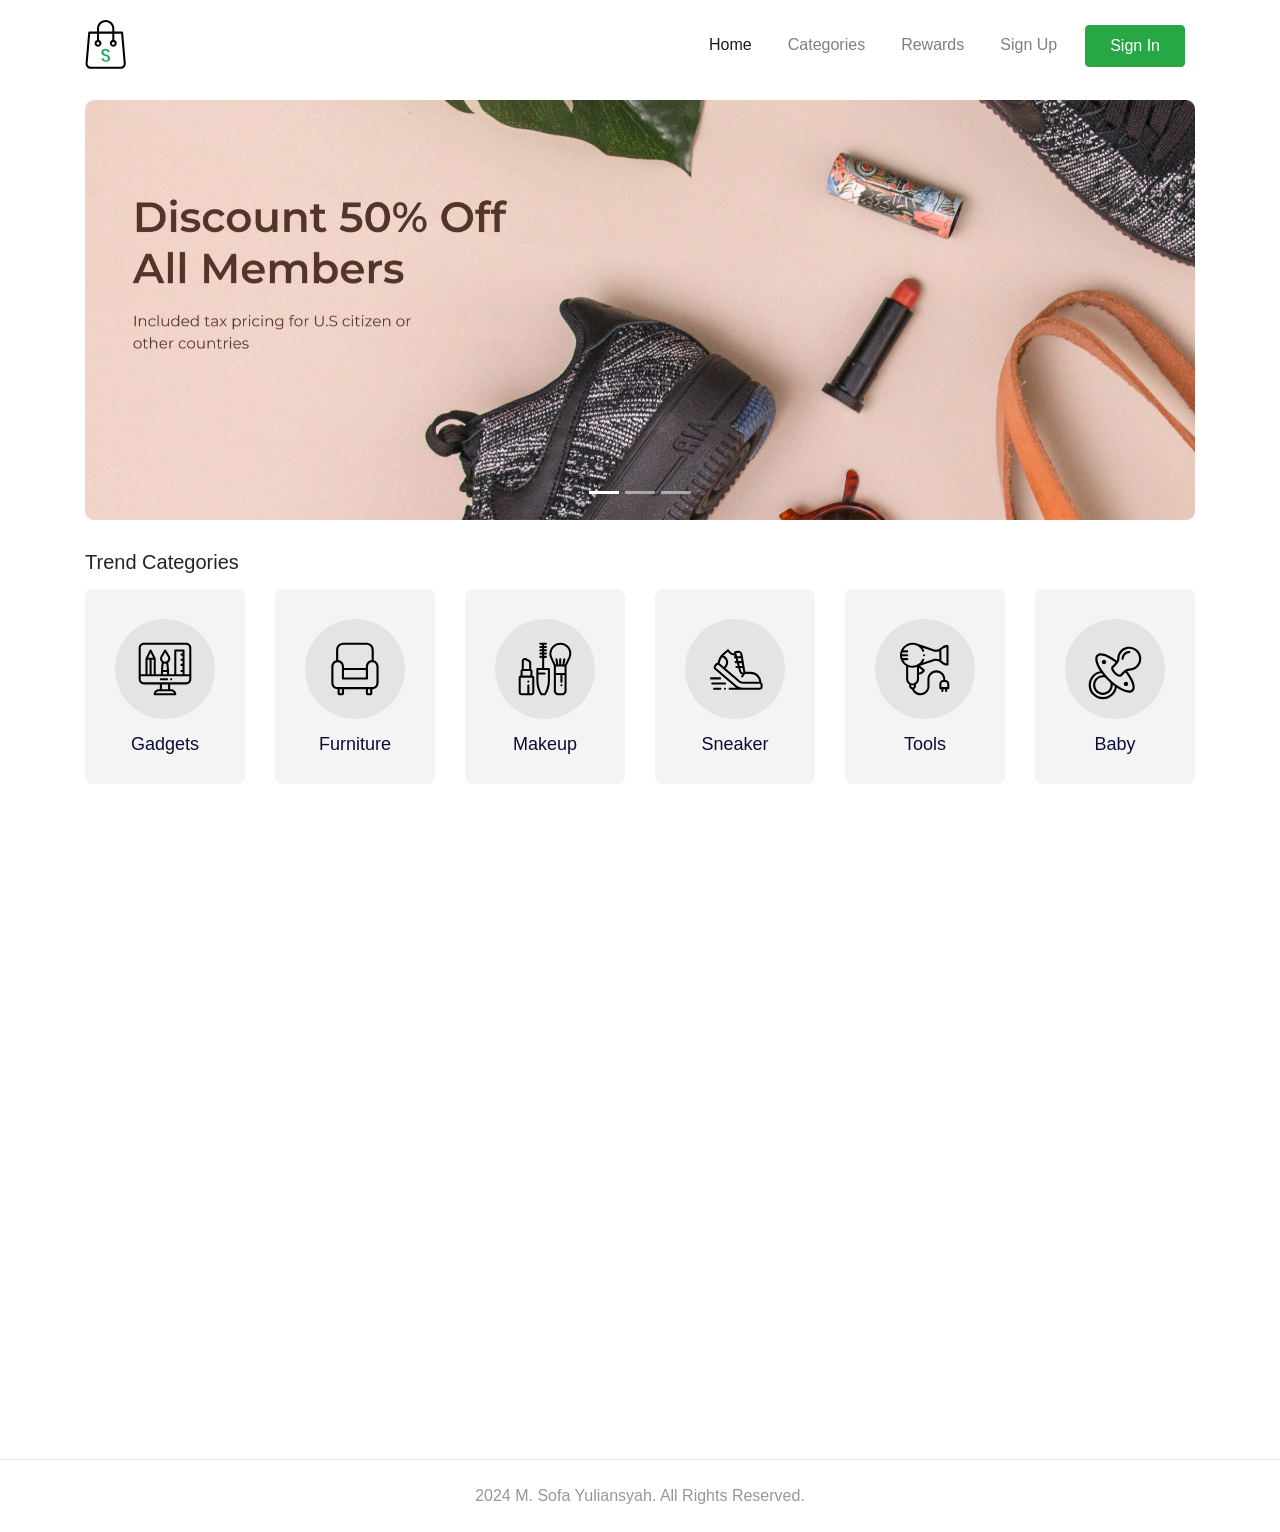
<file: index.html>
<!DOCTYPE html>
<html lang="en">

<head>
  <meta charset="utf-8" />
  <meta name="viewport" content="width=device-width, initial-scale=1, shrink-to-fit=no" />
  <meta name="description" content="" />
  <meta name="author" content="" />

  <title>Shopedia</title>

  <link href="https://unpkg.com/aos@2.3.1/dist/aos.css" rel="stylesheet" />
  <link href="style/main.css" rel="stylesheet" />
</head>

<body>
  <nav class="navbar navbar-expand-lg navbar-light navbar-store fixed-top navbar-fixed-top" data-aos="fade-down">
    <div class="container">
      <a href="/index.html" class="navbar-brand">
        <img src="/images/logo.svg" alt="Logo">
      </a>
      <button class="navbar-toggler" type="button" data-toggle="collapse" data-target="#navbarResponsive">
        <span class="navbar-toggler-icon"></span>
      </button>
      <div class="collapse navbar-collapse" id="navbarResponsive">
        <ul class="navbar-nav ml-auto">
          <li class="nav-item active">
            <a href="/index.html" class="nav-link">Home</a>
          </li>
          <li class="nav-item">
            <a href="/categories.html" class="nav-link">Categories</a>
          </li>
          <li class="nav-item">
            <a href="#" class="nav-link">Rewards</a>
          </li>
          <li class="nav-item">
            <a href="/register.html" class="nav-link">Sign Up</a>
          </li>
          <li class="nav-item">
            <a href="/login.html" class="btn btn-success nav-link px-4 text-white">Sign In</a>
          </li>
        </ul>
      </div>
    </div>
  </nav>

  <!-- Page Content -->
  <div class="page-content page-home">
    <section class="store-carousel">
      <div class="container">
        <div class="row">
          <div class="col-lg-12" data-aos="zoom-in">
            <div id="storeCarousel" class="carousel slide" data-ride="carousel">
              <ol class="carousel-indicators">
                <li class="active" data-target="#storeCarousel" data-slide-to="0"></li>
                <li data-target="#storeCarousel" data-slide-to="1"></li>
                <li data-target="#storeCarousel" data-slide-to="2"></li>
              </ol>
              <div class="carousel-inner">
                <div class="carousel-item active">
                  <img src="/images/banner.jpg" alt="Carousel Image" class="d-block w-100">
                </div>
                <div class="carousel-item">
                  <img src="/images/banner.jpg" alt="Carousel Image" class="d-block w-100">
                </div>
                <div class="carousel-item">
                  <img src="/images/banner.jpg" alt="Carousel Image" class="d-block w-100">
                </div>
              </div>
            </div>
          </div>
        </div>
      </div>
    </section>

    <section class="store-trend-categories">
      <div class="container">
        <div class="row">
          <div class="col-12" data-aos="fade-up">
            <h5>Trend Categories</h5>
          </div>
        </div>
        <div class="row">
          <div class="col-6 col-md-3 col-lg-2" data-aos="fade-up" data-aos-delay="100">
            <a href="#" class="component-categories d-block">
              <div class="categories-image">
                <img src="/images/categories-gadgets.svg" alt="" class="w-100">
              </div>
              <p class="categories-text">
                Gadgets
              </p>
            </a>
          </div>
          <div class="col-6 col-md-3 col-lg-2" data-aos="fade-up" data-aos-delay="200">
            <a href="#" class="component-categories d-block">
              <div class="categories-image">
                <img src="/images/categories-furniture.svg" alt="" class="w-100">
              </div>
              <p class="categories-text">
                Furniture
              </p>
            </a>
          </div>
          <div class="col-6 col-md-3 col-lg-2" data-aos="fade-up" data-aos-delay="300">
            <a href="#" class="component-categories d-block">
              <div class="categories-image">
                <img src="/images/categories-makeup.svg" alt="" class="w-100">
              </div>
              <p class="categories-text">
                Makeup
              </p>
            </a>
          </div>
          <div class="col-6 col-md-3 col-lg-2" data-aos="fade-up" data-aos-delay="400">
            <a href="#" class="component-categories d-block">
              <div class="categories-image">
                <img src="/images/categories-sneaker.svg" alt="" class="w-100">
              </div>
              <p class="categories-text">
                Sneaker
              </p>
            </a>
          </div>
          <div class="col-6 col-md-3 col-lg-2" data-aos="fade-up" data-aos-delay="500">
            <a href="#" class="component-categories d-block">
              <div class="categories-image">
                <img src="/images/categories-tools.svg" alt="" class="w-100">
              </div>
              <p class="categories-text">
                Tools
              </p>
            </a>
          </div>
          <div class="col-6 col-md-3 col-lg-2" data-aos="fade-up" data-aos-delay="600">
            <a href="#" class="component-categories d-block">
              <div class="categories-image">
                <img src="/images/categories-baby.svg" alt="" class="w-100">
              </div>
              <p class="categories-text">
                Baby
              </p>
            </a>
          </div>
        </div>
      </div>
    </section>

    <section class="store-new-products">
      <div class="container">
        <div class="row">
          <div class="col-12" data-aos="fade-up">
            <h5>New Products</h5>
          </div>
        </div>
        <div class="row">
          <div class="col-6 col-md-4 col-lg-3" data-aos="fade-up" data-aos-delay="100">
            <a href="/details.html" class="component-products d-block">
              <div class="products-thumbnail">
                <div class="products-image" style="background-image: url('/images/products-apple-watch.jpg');">

                </div>
              </div>
              <div class="products-text">
                Apple Watch 4
              </div>
              <div class="products-price">
                Rp. 10.000.000
              </div>
            </a>
          </div>
          <div class="col-6 col-md-4 col-lg-3" data-aos="fade-up" data-aos-delay="200">
            <a href="/details.html" class="component-products d-block">
              <div class="products-thumbnail">
                <div class="products-image" style="background-image: url('/images/products-orange-bogotta.jpg');">

                </div>
              </div>
              <div class="products-text">
                Orange Bogotta
              </div>
              <div class="products-price">
                Rp. 20.000.000
              </div>
            </a>
          </div>
          <div class="col-6 col-md-4 col-lg-3" data-aos="fade-up" data-aos-delay="300">
            <a href="/details.html" class="component-products d-block">
              <div class="products-thumbnail">
                <div class="products-image" style="background-image: url('/images/products-sofa-ternyaman.jpg');">

                </div>
              </div>
              <div class="products-text">
                Sofa Ternyaman
              </div>
              <div class="products-price">
                Rp. 30.000.000
              </div>
            </a>
          </div>
          <div class="col-6 col-md-4 col-lg-3" data-aos="fade-up" data-aos-delay="400">
            <a href="/details.html" class="component-products d-block">
              <div class="products-thumbnail">
                <div class="products-image" style="background-image: url('/images/products-bubuk-maketti.jpg');">

                </div>
              </div>
              <div class="products-text">
                Bubuk Maketti
              </div>
              <div class="products-price">
                Rp. 50.000
              </div>
            </a>
          </div>
          <div class="col-6 col-md-4 col-lg-3" data-aos="fade-up" data-aos-delay="500">
            <a href="/details.html" class="component-products d-block">
              <div class="products-thumbnail">
                <div class="products-image" style="background-image: url('/images/products-tatakan-gelas.jpg');">

                </div>
              </div>
              <div class="products-text">
                Tatakan Gelas
              </div>
              <div class="products-price">
                Rp. 100.000
              </div>
            </a>
          </div>
          <div class="col-6 col-md-4 col-lg-3" data-aos="fade-up" data-aos-delay="600">
            <a href="/details.html" class="component-products d-block">
              <div class="products-thumbnail">
                <div class="products-image" style="background-image: url('/images/products-mavic-kawe.jpg');">

                </div>
              </div>
              <div class="products-text">
                Mavic Kawe
              </div>
              <div class="products-price">
                Rp. 200.000
              </div>
            </a>
          </div>
          <div class="col-6 col-md-4 col-lg-3" data-aos="fade-up" data-aos-delay="700">
            <a href="/details.html" class="component-products d-block">
              <div class="products-thumbnail">
                <div class="products-image" style="background-image: url('/images/products-black-edition-nike.jpg');">

                </div>
              </div>
              <div class="products-text">
                Black Edition Nike
              </div>
              <div class="products-price">
                Rp. 15.000.000
              </div>
            </a>
          </div>
          <div class="col-6 col-md-4 col-lg-3" data-aos="fade-up" data-aos-delay="800">
            <a href="/details.html" class="component-products d-block">
              <div class="products-thumbnail">
                <div class="products-image" style="background-image: url('/images/products-monkey-toys.jpg');">

                </div>
              </div>
              <div class="products-text">
                Monkey Toys
              </div>
              <div class="products-price">
                Rp. 500.000
              </div>
            </a>
          </div>
        </div>
      </div>
    </section>
  </div>

  <footer>
    <div class="container">
      <div class="row">
        <div class="col-12 text-center">
          <p class="pt-4 pb-2">
            2024 M. Sofa Yuliansyah. All Rights Reserved.
          </p>
        </div>
      </div>
    </div>
  </footer>

  <!-- Bootstrap core JavaScript -->
  <script src="/vendor/jquery/jquery.slim.min.js"></script>
  <script src="/vendor/bootstrap/js/bootstrap.bundle.min.js"></script>
  <script src="https://unpkg.com/aos@2.3.1/dist/aos.js"></script>
  <script>
    AOS.init();
  </script>
  <script src="/script/navbar-scroll.js"></script>
</body>

</html>
</file>
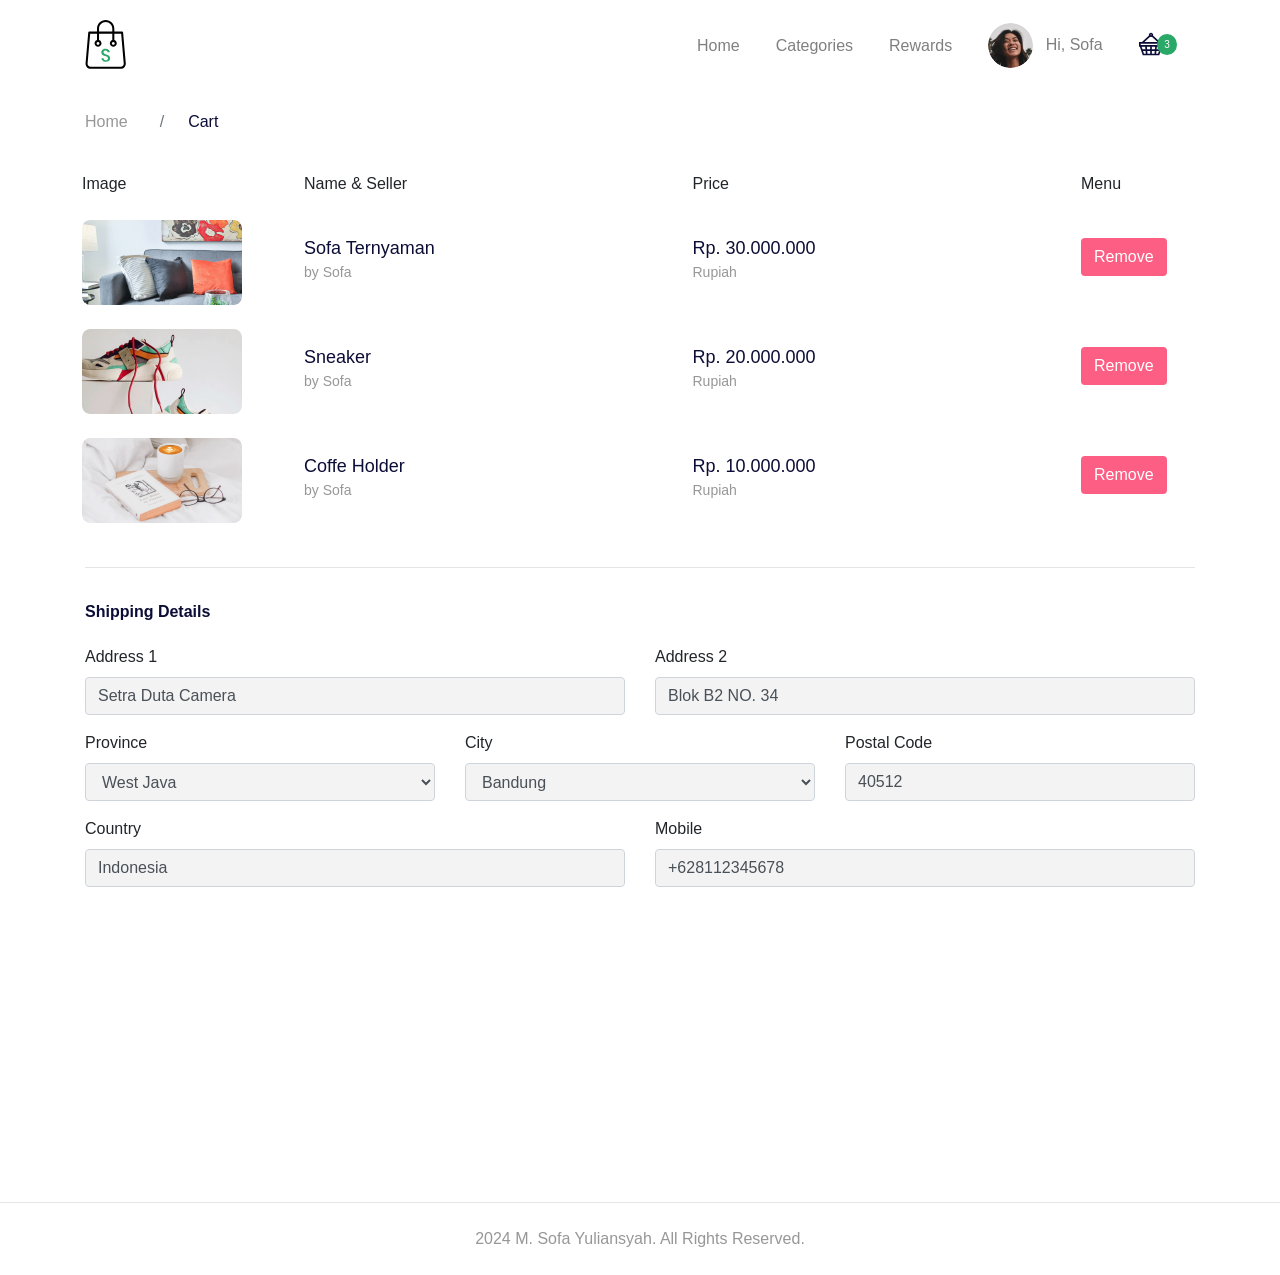
<file: cart.html>
<!DOCTYPE html>
<html lang="en">

<head>
  <meta charset="utf-8" />
  <meta name="viewport" content="width=device-width, initial-scale=1, shrink-to-fit=no" />
  <meta name="description" content="" />
  <meta name="author" content="" />

  <title>Shopedia</title>

  <link href="https://unpkg.com/aos@2.3.1/dist/aos.css" rel="stylesheet" />
  <link href="style/main.css" rel="stylesheet" />
</head>

<body>
  <nav class="navbar navbar-expand-lg navbar-light navbar-store fixed-top navbar-fixed-top" data-aos="fade-down">
    <div class="container">
      <a href="/index.html" class="navbar-brand">
        <img src="/images/logo.svg" alt="Logo">
      </a>
      <button class="navbar-toggler" type="button" data-toggle="collapse" data-target="#navbarResponsive">
        <span class="navbar-toggler-icon"></span>
      </button>
      <div class="collapse navbar-collapse" id="navbarResponsive">
        <ul class="navbar-nav ml-auto">
          <li class="nav-item">
            <a href="/index.html" class="nav-link">Home</a>
          </li>
          <li class="nav-item">
            <a href="/categories.html" class="nav-link">Categories</a>
          </li>
          <li class="nav-item">
            <a href="#" class="nav-link">Rewards</a>
          </li>
        </ul>

        <!--Desktop Menu-->
        <ul class="navbar-nav d-none d-lg-flex">
          <li class="nav-item dropdown">
            <a href="#" class="nav-link" id="navbarDropdown" role="button" data-toggle="dropdown">
              <img src="/images/icon-user.png" alt="" class="rounded-circle mr-2 profile-picture">
              Hi, Sofa
            </a>
            <div class="dropdown-menu">
              <a href="/dashboard.html" class="dropdown-item">Dashboard</a>
              <a href="/dashboard-account.html" class="dropdown-item">Settings</a>
              <div class="dropdown-divider">
                <a href="/" class="dropdown-item">Logout</a>
              </div>
            </div>
          </li>
          <li class="nav-item">
            <a href="#" class="nav-link d-inline-block mt-2">
              <img src="/images/icon-cart-filled.svg" alt="">
              <div class="card-badge">3</div>
            </a>
          </li>
        </ul>

        <!--Mobile Menu-->
        <ul class="navbar-nav d-block d-lg-none">
          <li class="nav-item">
            <a href="#" class="nav-link">
              Hi, Sofa
            </a>
          </li>
          <li class="nav-item">
            <a href="" class="nav-link d-inline-block">
              Card
            </a>
          </li>
        </ul>
      </div>
    </div>
  </nav>

  <!--Page Content-->
  <div class="page-content page-cart">
    <section class="store-breadcrumbs" data-aos="fade-down" data-aos-delay="100">
      <div class="container">
        <div class="row">
          <div class="col-12">
            <nav>
              <ol class="breadcrumb">
                <li class="breadcrumb-item">
                  <a href="/index.html">Home</a>
                </li>
                <li class="breadcrumb-item active">
                  Cart
                </li>
              </ol>
            </nav>
          </div>
        </div>
      </div>
    </section>

    <!--Store Cart-->
    <section class="store-cart">
      <div class="container">
        <div class="row" data-aos="fade-up" data-aos-delay="100">
          <div class="col-12 table-responsive">
            <table class="table table-borderless table-cart">
              <thead>
                <tr>
                  <td>Image</td>
                  <td>Name &amp; Seller</td>
                  <td>Price</td>
                  <td>Menu</td>
                </tr>
              </thead>
              <tbody>
                <tr>
                  <td style="width: 20%;">
                    <img src="/images/product-cart-1.jpg" alt="" class="cart-image">
                  </td>
                  <td style="width: 35%;">
                    <div class="product-title">Sofa Ternyaman</div>
                    <div class="product-subtitle">by Sofa</div>
                  </td>
                  <td style="width: 35%;">
                    <div class="product-title">Rp. 30.000.000</div>
                    <div class="product-subtitle">Rupiah</div>
                  </td>
                  <td style="width: 20%;">
                    <a href="#" class="btn btn-remove-cart">
                      Remove
                    </a>
                  </td>
                </tr>
                <tr>
                  <td style="width: 20%;">
                    <img src="/images/product-cart-2.jpg" alt="" class="cart-image">
                  </td>
                  <td style="width: 35%;">
                    <div class="product-title">Sneaker</div>
                    <div class="product-subtitle">by Sofa</div>
                  </td>
                  <td style="width: 35%;">
                    <div class="product-title">Rp. 20.000.000</div>
                    <div class="product-subtitle">Rupiah</div>
                  </td>
                  <td style="width: 20%;">
                    <a href="#" class="btn btn-remove-cart">
                      Remove
                    </a>
                  </td>
                </tr>
                <tr>
                  <td style="width: 20%;">
                    <img src="/images/product-cart-3.jpg" alt="" class="cart-image">
                  </td>
                  <td style="width: 35%;">
                    <div class="product-title">Coffe Holder</div>
                    <div class="product-subtitle">by Sofa</div>
                  </td>
                  <td style="width: 35%;">
                    <div class="product-title">Rp. 10.000.000</div>
                    <div class="product-subtitle">Rupiah</div>
                  </td>
                  <td style="width: 20%;">
                    <a href="#" class="btn btn-remove-cart">
                      Remove
                    </a>
                  </td>
                </tr>
              </tbody>
            </table>
          </div>
        </div>
        <div class="row" data-aos="fade-up" data-aos-delay="150">
          <div class="col-12">
            <hr />
          </div>
          <div class="col-12">
            <h2 class="mb-4">Shipping Details</h2>
          </div>
        </div>
        <div class="row mb-2" data-aos="fade-up" data-aos-delay="200">
          <div class="col-md-6">
            <div class="form-group">
              <label for="addressOne">Address 1</label>
              <input type="text" class="form-control" id="addressOne" name="addressOne" value="Setra Duta Camera">
            </div>
          </div>
          <div class="col-md-6">
            <div class="form-group">
              <label for="addressTwo">Address 2</label>
              <input type="text" class="form-control" id="addressTwo" name="addressTwo" value="Blok B2 NO. 34">
            </div>
          </div>
          <div class="col-md-4">
            <div class="form-group">
              <label for="province">Province</label>
              <select name="province" id="province" class="form-control">
                <option value="West Java">West Java</option>
              </select>
            </div>
          </div>
          <div class="col-md-4">
            <div class="form-group">
              <label for="city">City</label>
              <select name="city" id="city" class="form-control">
                <option value="Bandung">Bandung</option>
              </select>
            </div>
          </div>
          <div class="col-md-4">
            <div class="form-group">
              <label for="postalCode">Postal Code</label>
              <input type="text" class="form-control" id="postalCode" name="postalCode" value="40512"/>
            </div>
          </div>
          <div class="col-md-6">
            <div class="form-group">
              <label for="country">Country</label>
              <input type="text" class="form-control" id="country" name="country" value="Indonesia">
            </div>
          </div>
          <div class="col-md-6">
            <div class="form-group">
              <label for="mobile">Mobile</label>
              <input type="text" class="form-control" id="mobile" name="mobile" value="+628112345678">
            </div>
          </div>
        </div>
        <div class="row" data-aos="fade-up" data-aos-delay="150">
          <div class="col-12">
            <hr />
          </div>
          <div class="col-12">
            <h2 class="mb-2">Payment Informations</h2>
          </div>
        </div>
        <div class="row" data-aos="fade-up" data-aos-delay="200">
          <div class="col-4 col-md-2">
            <div class="product-title">
              Rp. 10.000
            </div>
            <div class="product-subtitle">
              Country Tax
            </div>
          </div>
          <div class="col-4 col-md-3">
            <div class="product-title">
              Rp. 20.000
            </div>
            <div class="product-subtitle">
              Product Insurance
            </div>
          </div>
          <div class="col-4 col-md-2">
            <div class="product-title">
              Rp. 30.000
            </div>
            <div class="product-subtitle">
              Ship to Jakarta
            </div>
          </div>
          <div class="col-4 col-md-2">
            <div class="product-title text-success">
              Rp. 40.000
            </div>
            <div class="product-subtitle">
              Total
            </div>
          </div>
          <div class="col-8 col-md-3">
            <a href="/success.html" class="btn btn-success mt-4 px-4 btn-block">
              Checkout Now
            </a>
          </div>
        </div>
      </div>
    </section>
  </div>

  <footer>
    <div class="container">
      <div class="row">
        <div class="col-12 text-center">
          <p class="pt-4 pb-2">
            2024 M. Sofa Yuliansyah. All Rights Reserved.
          </p>
        </div>
      </div>
    </div>
  </footer>

  <!-- Bootstrap core JavaScript -->
  <script src="/vendor/jquery/jquery.slim.min.js"></script>
  <script src="/vendor/bootstrap/js/bootstrap.bundle.min.js"></script>
  <script src="https://unpkg.com/aos@2.3.1/dist/aos.js"></script>
  <script>
    AOS.init();
  </script>
  <script src="/script/navbar-scroll.js"></script>
</body>

</html>
</file>
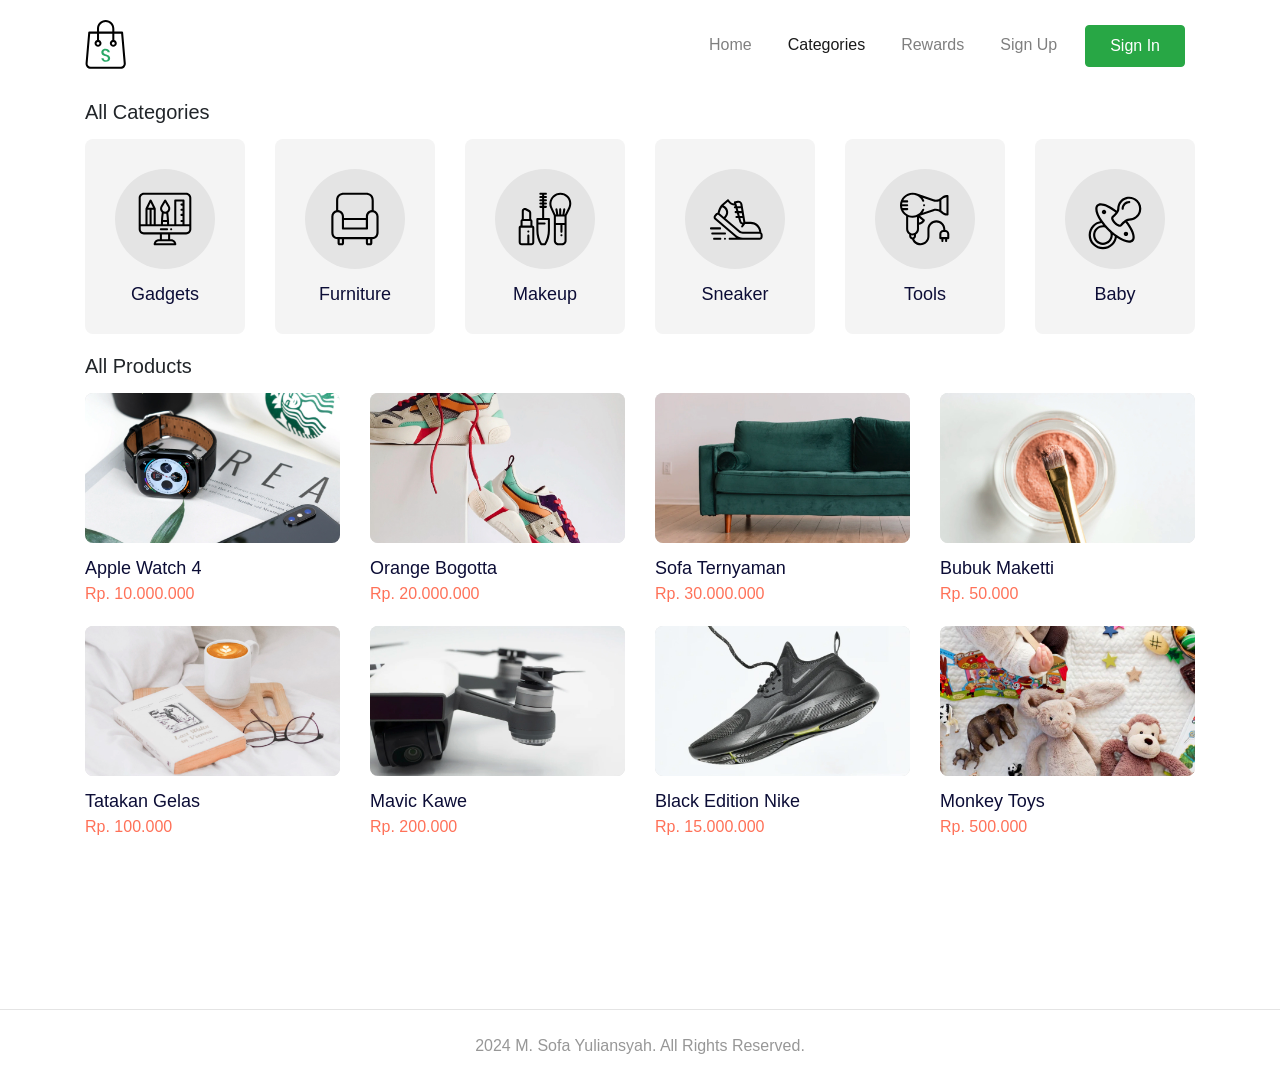
<file: categories.html>
<!DOCTYPE html>
<html lang="en">

<head>
  <meta charset="utf-8" />
  <meta name="viewport" content="width=device-width, initial-scale=1, shrink-to-fit=no" />
  <meta name="description" content="" />
  <meta name="author" content="" />

  <title>Shopedia</title>

  <link href="https://unpkg.com/aos@2.3.1/dist/aos.css" rel="stylesheet" />
  <link href="style/main.css" rel="stylesheet" />
</head>

<body>
  <nav class="navbar navbar-expand-lg navbar-light navbar-store fixed-top navbar-fixed-top" data-aos="fade-down">
    <div class="container">
      <a href="/index.html" class="navbar-brand">
        <img src="/images/logo.svg" alt="Logo">
      </a>
      <button class="navbar-toggler" type="button" data-toggle="collapse" data-target="#navbarResponsive">
        <span class="navbar-toggler-icon"></span>
      </button>
      <div class="collapse navbar-collapse" id="navbarResponsive">
        <ul class="navbar-nav ml-auto">
          <li class="nav-item">
            <a href="/index.html" class="nav-link">Home</a>
          </li>
          <li class="nav-item active">
            <a href="/categories.html" class="nav-link">Categories</a>
          </li>
          <li class="nav-item">
            <a href="#" class="nav-link">Rewards</a>
          </li>
          <li class="nav-item">
            <a href="/register.html" class="nav-link">Sign Up</a>
          </li>
          <li class="nav-item">
            <a href="/login.html" class="btn btn-success nav-link px-4 text-white">Sign In</a>
          </li>
        </ul>
      </div>
    </div>
  </nav>

  <!-- Page Content -->
  <div class="page-content page-home">
    <section class="store-trend-categories">
      <div class="container">
        <div class="row">
          <div class="col-12" data-aos="fade-up">
            <h5>All Categories</h5>
          </div>
        </div>
        <div class="row">
          <div class="col-6 col-md-3 col-lg-2" data-aos="fade-up" data-aos-delay="100">
            <a href="#" class="component-categories d-block">
              <div class="categories-image">
                <img src="/images/categories-gadgets.svg" alt="" class="w-100">
              </div>
              <p class="categories-text">
                Gadgets
              </p>
            </a>
          </div>
          <div class="col-6 col-md-3 col-lg-2" data-aos="fade-up" data-aos-delay="200">
            <a href="#" class="component-categories d-block">
              <div class="categories-image">
                <img src="/images/categories-furniture.svg" alt="" class="w-100">
              </div>
              <p class="categories-text">
                Furniture
              </p>
            </a>
          </div>
          <div class="col-6 col-md-3 col-lg-2" data-aos="fade-up" data-aos-delay="300">
            <a href="#" class="component-categories d-block">
              <div class="categories-image">
                <img src="/images/categories-makeup.svg" alt="" class="w-100">
              </div>
              <p class="categories-text">
                Makeup
              </p>
            </a>
          </div>
          <div class="col-6 col-md-3 col-lg-2" data-aos="fade-up" data-aos-delay="400">
            <a href="#" class="component-categories d-block">
              <div class="categories-image">
                <img src="/images/categories-sneaker.svg" alt="" class="w-100">
              </div>
              <p class="categories-text">
                Sneaker
              </p>
            </a>
          </div>
          <div class="col-6 col-md-3 col-lg-2" data-aos="fade-up" data-aos-delay="500">
            <a href="#" class="component-categories d-block">
              <div class="categories-image">
                <img src="/images/categories-tools.svg" alt="" class="w-100">
              </div>
              <p class="categories-text">
                Tools
              </p>
            </a>
          </div>
          <div class="col-6 col-md-3 col-lg-2" data-aos="fade-up" data-aos-delay="600">
            <a href="#" class="component-categories d-block">
              <div class="categories-image">
                <img src="/images/categories-baby.svg" alt="" class="w-100">
              </div>
              <p class="categories-text">
                Baby
              </p>
            </a>
          </div>
        </div>
      </div>
    </section>

    <section class="store-new-products">
      <div class="container">
        <div class="row">
          <div class="col-12" data-aos="fade-up">
            <h5>All Products</h5>
          </div>
        </div>
        <div class="row">
          <div class="col-6 col-md-4 col-lg-3" data-aos="fade-up" data-aos-delay="100">
            <a href="/details.html" class="component-products d-block">
              <div class="products-thumbnail">
                <div class="products-image" style="background-image: url('/images/products-apple-watch.jpg');">

                </div>
              </div>
              <div class="products-text">
                Apple Watch 4
              </div>
              <div class="products-price">
                Rp. 10.000.000
              </div>
            </a>
          </div>
          <div class="col-6 col-md-4 col-lg-3" data-aos="fade-up" data-aos-delay="200">
            <a href="/details.html" class="component-products d-block">
              <div class="products-thumbnail">
                <div class="products-image" style="background-image: url('/images/products-orange-bogotta.jpg');">

                </div>
              </div>
              <div class="products-text">
                Orange Bogotta
              </div>
              <div class="products-price">
                Rp. 20.000.000
              </div>
            </a>
          </div>
          <div class="col-6 col-md-4 col-lg-3" data-aos="fade-up" data-aos-delay="300">
            <a href="/details.html" class="component-products d-block">
              <div class="products-thumbnail">
                <div class="products-image" style="background-image: url('/images/products-sofa-ternyaman.jpg');">

                </div>
              </div>
              <div class="products-text">
                Sofa Ternyaman
              </div>
              <div class="products-price">
                Rp. 30.000.000
              </div>
            </a>
          </div>
          <div class="col-6 col-md-4 col-lg-3" data-aos="fade-up" data-aos-delay="400">
            <a href="/details.html" class="component-products d-block">
              <div class="products-thumbnail">
                <div class="products-image" style="background-image: url('/images/products-bubuk-maketti.jpg');">

                </div>
              </div>
              <div class="products-text">
                Bubuk Maketti
              </div>
              <div class="products-price">
                Rp. 50.000
              </div>
            </a>
          </div>
          <div class="col-6 col-md-4 col-lg-3" data-aos="fade-up" data-aos-delay="500">
            <a href="/details.html" class="component-products d-block">
              <div class="products-thumbnail">
                <div class="products-image" style="background-image: url('/images/products-tatakan-gelas.jpg');">

                </div>
              </div>
              <div class="products-text">
                Tatakan Gelas
              </div>
              <div class="products-price">
                Rp. 100.000
              </div>
            </a>
          </div>
          <div class="col-6 col-md-4 col-lg-3" data-aos="fade-up" data-aos-delay="600">
            <a href="/details.html" class="component-products d-block">
              <div class="products-thumbnail">
                <div class="products-image" style="background-image: url('/images/products-mavic-kawe.jpg');">

                </div>
              </div>
              <div class="products-text">
                Mavic Kawe
              </div>
              <div class="products-price">
                Rp. 200.000
              </div>
            </a>
          </div>
          <div class="col-6 col-md-4 col-lg-3" data-aos="fade-up" data-aos-delay="700">
            <a href="/details.html" class="component-products d-block">
              <div class="products-thumbnail">
                <div class="products-image" style="background-image: url('/images/products-black-edition-nike.jpg');">

                </div>
              </div>
              <div class="products-text">
                Black Edition Nike
              </div>
              <div class="products-price">
                Rp. 15.000.000
              </div>
            </a>
          </div>
          <div class="col-6 col-md-4 col-lg-3" data-aos="fade-up" data-aos-delay="800">
            <a href="/details.html" class="component-products d-block">
              <div class="products-thumbnail">
                <div class="products-image" style="background-image: url('/images/products-monkey-toys.jpg');">

                </div>
              </div>
              <div class="products-text">
                Monkey Toys
              </div>
              <div class="products-price">
                Rp. 500.000
              </div>
            </a>
          </div>
        </div>
      </div>
    </section>
  </div>

  <footer>
    <div class="container">
      <div class="row">
        <div class="col-12 text-center">
          <p class="pt-4 pb-2">
            2024 M. Sofa Yuliansyah. All Rights Reserved.
          </p>
        </div>
      </div>
    </div>
  </footer>

  <!-- Bootstrap core JavaScript -->
  <script src="/vendor/jquery/jquery.slim.min.js"></script>
  <script src="/vendor/bootstrap/js/bootstrap.bundle.min.js"></script>
  <script src="https://unpkg.com/aos@2.3.1/dist/aos.js"></script>
  <script>
    AOS.init();
  </script>
  <script src="/script/navbar-scroll.js"></script>
</body>

</html>
</file>
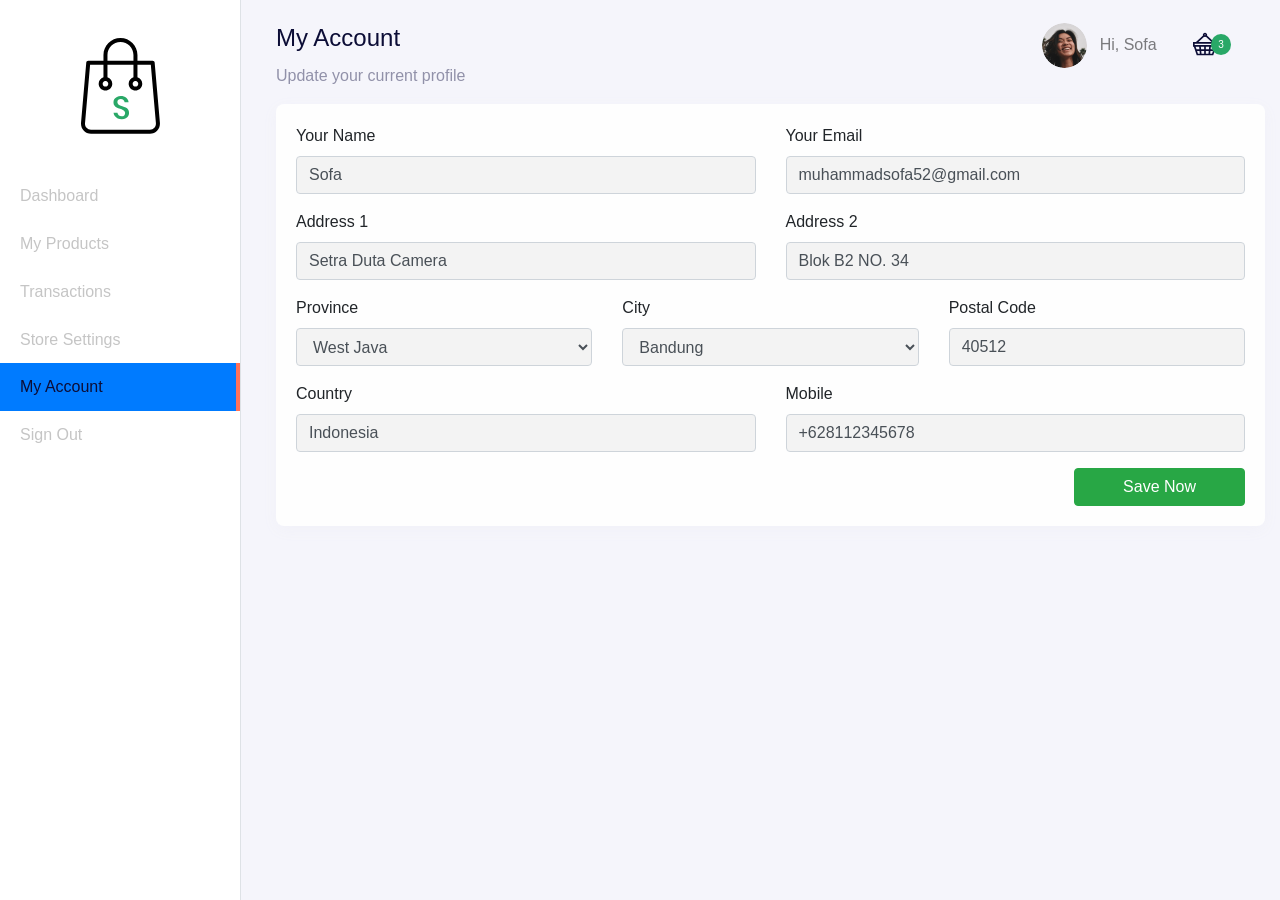
<file: dashboard-account.html>
<!DOCTYPE html>
<html lang="en">

<head>
    <meta charset="utf-8" />
    <meta name="viewport" content="width=device-width, initial-scale=1, shrink-to-fit=no" />
    <meta name="description" content="" />
    <meta name="author" content="" />

    <title>Shopedia</title>

    <link href="https://unpkg.com/aos@2.3.1/dist/aos.css" rel="stylesheet" />
    <link href="style/main.css" rel="stylesheet" />
</head>

<body>
    <div class="page-dashboard">
        <div class="d-flex" id="wrapper" data-aos="fade-right">
            <!--Sidebar-->
            <div class="border-right" id="sidebar-wrapper">
                <div class="sidebar-heading text-center">
                    <img src="/images/dashboard-store-logo.svg" alt="" class="my-4">
                </div>
                <div class="list-group list-group-flush">
                    <a href="/dashboard.html" class="list-group-item list-group-item-action">
                        Dashboard
                    </a>
                    <a href="/dashboard-products.html" class="list-group-item list-group-item-action">
                        My Products
                    </a>
                    <a href="/dashboard-transactions.html" class="list-group-item list-group-item-action">
                        Transactions
                    </a>
                    <a href="/dashboard-settings.html" class="list-group-item list-group-item-action">
                        Store Settings
                    </a>
                    <a href="/dashboard-account.html" class="list-group-item list-group-item-action active">
                        My Account
                    </a>
                    <a href="/index.html" class="list-group-item list-group-item-action">
                        Sign Out
                    </a>
                </div>
            </div>

            <!--Page Content-->
            <div id="page-content-wrapper">
                <nav class="navbar navbar-expand-lg navbar-light navbar-store fixed-top" data-aos="fade-down">
                    <div class="container-fluid">
                        <button class="btn btn-secondary d-md-none mr-auto mr-2" id="menu-toggle">
                            &laquo; Menu
                        </button>
                        <button class="navbar-toggler" type="button" data-toggle="collapse"
                            data-target="#navbarSupportedContent">
                            <span class="navbar-toggler-icon"></span>
                        </button>
                        <div class="collapse navbar-collapse" id="navbarSupportedContent">
                            <!--Desktop Menu-->
                            <ul class="navbar-nav d-none d-lg-flex ml-auto">
                                <li class="nav-item dropdown">
                                    <a href="#" class="nav-link" id="navbarDropdown" role="button"
                                        data-toggle="dropdown">
                                        <img src="/images/icon-user.png" alt=""
                                            class="rounded-circle mr-2 profile-picture">
                                        Hi, Sofa
                                    </a>
                                    <div class="dropdown-menu">
                                        <a href="/dashboard.html" class="dropdown-item">Dashboard</a>
                                        <a href="/dashboard-account.html" class="dropdown-item">Settings</a>
                                        <div class="dropdown-divider">
                                            <a href="/" class="dropdown-item">Logout</a>
                                        </div>
                                    </div>
                                </li>
                                <li class="nav-item">
                                    <a href="#" class="nav-link d-inline-block mt-2">
                                        <img src="/images/icon-cart-filled.svg" alt="">
                                        <div class="card-badge">3</div>
                                    </a>
                                </li>
                            </ul>

                            <!--Mobile Menu-->
                            <ul class="navbar-nav d-block d-lg-none">
                                <li class="nav-item">
                                    <a href="#" class="nav-link">
                                        Hi, Sofa
                                    </a>
                                </li>
                                <li class="nav-item">
                                    <a href="" class="nav-link d-inline-block">
                                        Card
                                    </a>
                                </li>
                            </ul>
                        </div>
                    </div>
                </nav>

                <!--Section Content!-->
                <section class="section-content section-dashboard-home" data-aos="fade-up">
                    <div class="container-fluid">
                        <div class="dashboard-heading">
                            <h2 class="dashboard-title">
                                My Account
                            </h2>
                            <p class="dashboard-subtitle">
                                Update your current profile
                            </p>
                        </div>
                        <div class="dashboard-content">
                            <div class="row">
                                <div class="col-12">
                                    <form action="">
                                        <div class="card">
                                            <div class="card-body">
                                                <div class="row">
                                                    <div class="col-md-6">
                                                        <div class="form-group">
                                                            <label for="name">Your Name</label>
                                                            <input type="text" class="form-control" id="name"
                                                                name="name" value="Sofa">
                                                        </div>
                                                    </div>
                                                    <div class="col-md-6">
                                                        <div class="form-group">
                                                            <label for="email">Your Email</label>
                                                            <input type="email" class="form-control" id="email"
                                                                name="email" value="muhammadsofa52@gmail.com">
                                                        </div>
                                                    </div>
                                                    <div class="col-md-6">
                                                        <div class="form-group">
                                                            <label for="addressOne">Address 1</label>
                                                            <input type="text" class="form-control"
                                                                id="addressOne" name="addressOne"
                                                                value="Setra Duta Camera">
                                                        </div>
                                                    </div>
                                                    <div class="col-md-6">
                                                        <div class="form-group">
                                                            <label for="addressTwo">Address 2</label>
                                                            <input type="text" class="form-control"
                                                                id="addressTwo" name="addressTwo"
                                                                value="Blok B2 NO. 34">
                                                        </div>
                                                    </div>
                                                    <div class="col-md-4">
                                                        <div class="form-group">
                                                            <label for="province">Province</label>
                                                            <select name="province" id="province"
                                                                class="form-control">
                                                                <option value="West Java">West Java</option>
                                                            </select>
                                                        </div>
                                                    </div>
                                                    <div class="col-md-4">
                                                        <div class="form-group">
                                                            <label for="city">City</label>
                                                            <select name="city" id="city"
                                                                class="form-control">
                                                                <option value="Bandung">Bandung</option>
                                                            </select>
                                                        </div>
                                                    </div>
                                                    <div class="col-md-4">
                                                        <div class="form-group">
                                                            <label for="postalCode">Postal Code</label>
                                                            <input type="text" class="form-control"
                                                                id="postalCode" name="postalCode" value="40512" />
                                                        </div>
                                                    </div>
                                                    <div class="col-md-6">
                                                        <div class="form-group">
                                                            <label for="country">Country</label>
                                                            <input type="text" class="form-control" id="country"
                                                                name="country" value="Indonesia">
                                                        </div>
                                                    </div>
                                                    <div class="col-md-6">
                                                        <div class="form-group">
                                                            <label for="mobile">Mobile</label>
                                                            <input type="text" class="form-control" id="mobile"
                                                                name="mobile" value="+628112345678">
                                                        </div>
                                                    </div>
                                                </div>
                                                <div class="row">
                                                    <div class="col text-right">
                                                        <button type="submit" class="btn btn-success px-5">Save
                                                            Now</button>
                                                    </div>
                                                </div>
                                            </div>
                                        </div>
                                    </form>
                                </div>
                            </div>
                        </div>
                    </div>
                </section>
            </div>
        </div>
    </div>

    <!-- Bootstrap core JavaScript -->
    <script src="/vendor/jquery/jquery.slim.min.js"></script>
    <script src="/vendor/bootstrap/js/bootstrap.bundle.min.js"></script>
    <script src="https://unpkg.com/aos@2.3.1/dist/aos.js"></script>
    <script>
        AOS.init();
    </script>
    <script>
        $('#menu-toggle').click(function(e) {
            e.preventDefault();
            $('#wrapper').toggleClass('toggled');
        });
    </script>
</body>

</html>
</file>
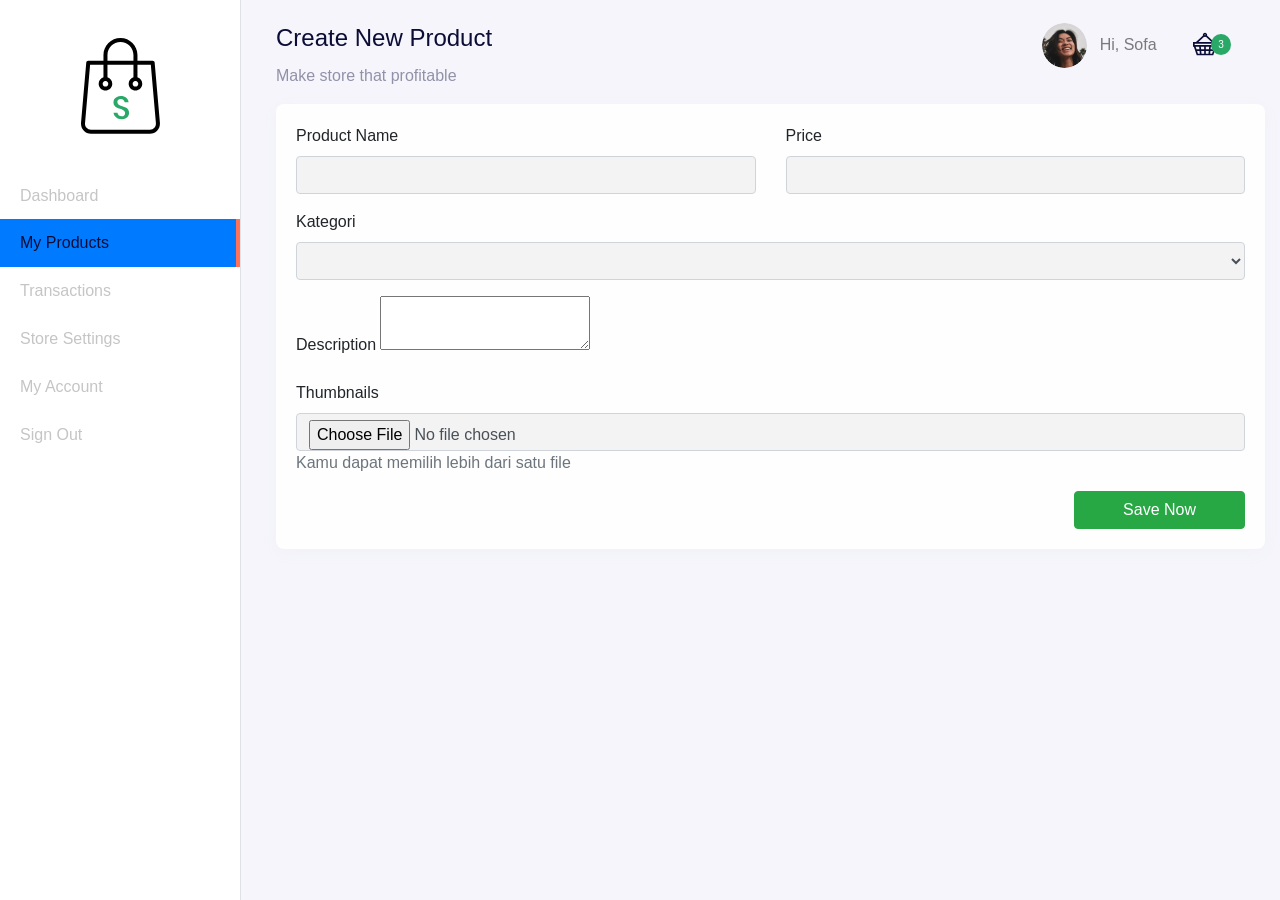
<file: dashboard-products-create.html>
<!DOCTYPE html>
<html lang="en">

<head>
    <meta charset="utf-8" />
    <meta name="viewport" content="width=device-width, initial-scale=1, shrink-to-fit=no" />
    <meta name="description" content="" />
    <meta name="author" content="" />

    <title>Shopedia</title>

    <link href="https://unpkg.com/aos@2.3.1/dist/aos.css" rel="stylesheet" />
    <link href="style/main.css" rel="stylesheet" />
</head>

<body>
    <div class="page-dashboard">
        <div class="d-flex" id="wrapper" data-aos="fade-right">
            <!--Sidebar-->
            <div class="border-right" id="sidebar-wrapper">
                <div class="sidebar-heading text-center">
                    <img src="/images/dashboard-store-logo.svg" alt="" class="my-4">
                </div>
                <div class="list-group list-group-flush">
                    <a href="/dashboard.html" class="list-group-item list-group-item-action">
                        Dashboard
                    </a>
                    <a href="/dashboard-products.html" class="list-group-item list-group-item-action active">
                        My Products
                    </a>
                    <a href="/dashboard-transactions.html" class="list-group-item list-group-item-action">
                        Transactions
                    </a>
                    <a href="/dashboard-settings.html" class="list-group-item list-group-item-action">
                        Store Settings
                    </a>
                    <a href="/dashboard-account.html" class="list-group-item list-group-item-action">
                        My Account
                    </a>
                    <a href="/index.html" class="list-group-item list-group-item-action">
                        Sign Out
                    </a>
                </div>
            </div>

            <!--Page Content-->
            <div id="page-content-wrapper">
                <nav class="navbar navbar-expand-lg navbar-light navbar-store fixed-top" data-aos="fade-down">
                    <div class="container-fluid">
                        <button class="btn btn-secondary d-md-none mr-auto mr-2" id="menu-toggle">
                            &laquo; Menu
                        </button>
                        <button class="navbar-toggler" type="button" data-toggle="collapse"
                            data-target="#navbarSupportedContent">
                            <span class="navbar-toggler-icon"></span>
                        </button>
                        <div class="collapse navbar-collapse" id="navbarSupportedContent">
                            <!--Desktop Menu-->
                            <ul class="navbar-nav d-none d-lg-flex ml-auto">
                                <li class="nav-item dropdown">
                                    <a href="#" class="nav-link" id="navbarDropdown" role="button"
                                        data-toggle="dropdown">
                                        <img src="/images/icon-user.png" alt=""
                                            class="rounded-circle mr-2 profile-picture">
                                        Hi, Sofa
                                    </a>
                                    <div class="dropdown-menu">
                                        <a href="/dashboard.html" class="dropdown-item">Dashboard</a>
                                        <a href="/dashboard-account.html" class="dropdown-item">Settings</a>
                                        <div class="dropdown-divider">
                                            <a href="/" class="dropdown-item">Logout</a>
                                        </div>
                                    </div>
                                </li>
                                <li class="nav-item">
                                    <a href="#" class="nav-link d-inline-block mt-2">
                                        <img src="/images/icon-cart-filled.svg" alt="">
                                        <div class="card-badge">3</div>
                                    </a>
                                </li>
                            </ul>

                            <!--Mobile Menu-->
                            <ul class="navbar-nav d-block d-lg-none">
                                <li class="nav-item">
                                    <a href="#" class="nav-link">
                                        Hi, Sofa
                                    </a>
                                </li>
                                <li class="nav-item">
                                    <a href="" class="nav-link d-inline-block">
                                        Card
                                    </a>
                                </li>
                            </ul>
                        </div>
                    </div>
                </nav>

                <!--Section Content!-->
                <section class="section-content section-dashboard-home" data-aos="fade-up">
                    <div class="container-fluid">
                        <div class="dashboard-heading">
                            <h2 class="dashboard-title">
                                Create New Product
                            </h2>
                            <p class="dashboard-subtitle">
                                Make store that profitable
                            </p>
                        </div>
                        <div class="dashboard-content">
                            <div class="row">
                                <div class="col-12">
                                    <form action="">
                                        <div class="card">
                                            <div class="card-body">
                                                <div class="row">
                                                    <div class="col-md-6">
                                                        <div class="form-group">
                                                            <label>Product Name</label>
                                                            <input type="text" class="form-control">
                                                        </div>
                                                    </div>
                                                    <div class="col-md-6">
                                                        <div class="form-group">
                                                            <label>Price</label>
                                                            <input type="number" class="form-control">
                                                        </div>
                                                    </div>
                                                    <div class="col-md-12">
                                                        <div class="form-group">
                                                            <label>Kategori</label>
                                                            <select name="category" class="form-control">
                                                                <option value="" disabled>Select Category
                                                                </option>
                                                            </select>
                                                        </div>
                                                    </div>
                                                    <div class="col-md-12">
                                                        <div class="form-group">
                                                            <label>Description</label>
                                                            <textarea name="editor" id="editor"></textarea>
                                                        </div>
                                                    </div>
                                                    <div class="col-md-12">
                                                        <div class="form-group">
                                                            <label>Thumbnails</label>
                                                            <input type="file" class="form-control">
                                                            <p class="text-muted">
                                                                Kamu dapat memilih lebih dari satu file
                                                            </p>
                                                        </div>
                                                    </div>
                                                </div>
                                                <div class="row">
                                                    <div class="col text-right">
                                                        <button class="btn btn-success px-5">Save Now</button>
                                                    </div>
                                                </div>
                                            </div>
                                        </div>
                                    </form>
                                </div>
                            </div>
                        </div>
                    </div>
                </section>
            </div>
        </div>
    </div>

    <!-- Bootstrap core JavaScript -->
    <script src="/vendor/jquery/jquery.slim.min.js"></script>
    <script src="/vendor/bootstrap/js/bootstrap.bundle.min.js"></script>
    <script src="https://unpkg.com/aos@2.3.1/dist/aos.js"></script>
    <script>
        AOS.init();
    </script>
    <script>
        $('#menu-toggle').click(function(e) {
            e.preventDefault();
            $('#wrapper').toggleClass('toggled');
        });
    </script>
    <script src="https://cdn.ckeditor.com/4.22.1/standard/ckeditor.js"></script>
    <script>
        CKEDITOR.replace( 'editor' );
    </script>
</body>

</html>
</file>
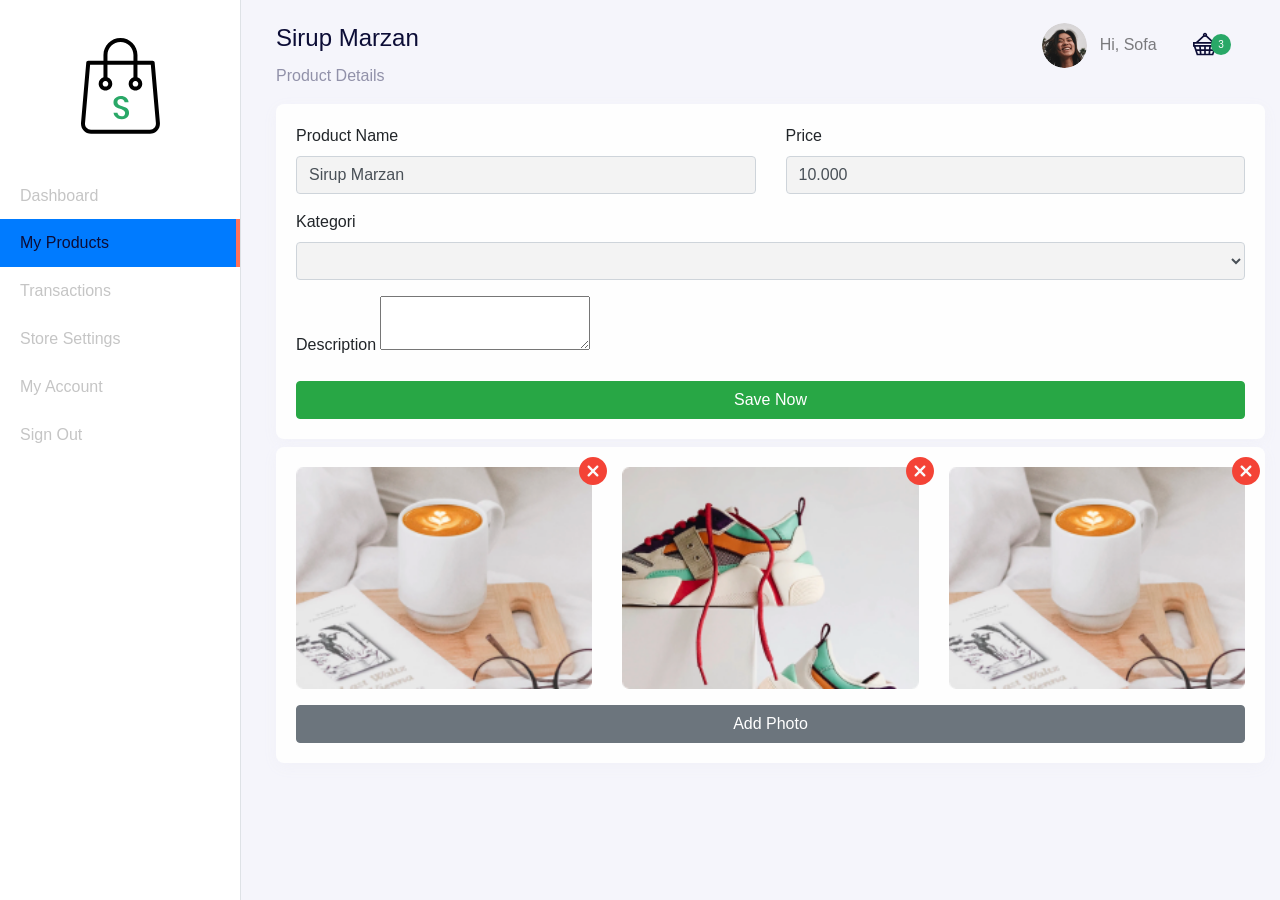
<file: dashboard-products-details.html>
<!DOCTYPE html>
<html lang="en">

<head>
    <meta charset="utf-8" />
    <meta name="viewport" content="width=device-width, initial-scale=1, shrink-to-fit=no" />
    <meta name="description" content="" />
    <meta name="author" content="" />

    <title>Shopedia</title>

    <link href="https://unpkg.com/aos@2.3.1/dist/aos.css" rel="stylesheet" />
    <link href="style/main.css" rel="stylesheet" />
</head>

<body>
    <div class="page-dashboard">
        <div class="d-flex" id="wrapper" data-aos="fade-right">
            <!--Sidebar-->
            <div class="border-right" id="sidebar-wrapper">
                <div class="sidebar-heading text-center">
                    <img src="/images/dashboard-store-logo.svg" alt="" class="my-4">
                </div>
                <div class="list-group list-group-flush">
                    <a href="/dashboard.html" class="list-group-item list-group-item-action">
                        Dashboard
                    </a>
                    <a href="/dashboard-products.html" class="list-group-item list-group-item-action active">
                        My Products
                    </a>
                    <a href="/dashboard-transactions.html" class="list-group-item list-group-item-action">
                        Transactions
                    </a>
                    <a href="/dashboard-settings.html" class="list-group-item list-group-item-action">
                        Store Settings
                    </a>
                    <a href="/dashboard-account.html" class="list-group-item list-group-item-action">
                        My Account
                    </a>
                    <a href="/index.html" class="list-group-item list-group-item-action">
                        Sign Out
                    </a>
                </div>
            </div>

            <!--Page Content-->
            <div id="page-content-wrapper">
                <nav class="navbar navbar-expand-lg navbar-light navbar-store fixed-top" data-aos="fade-down">
                    <div class="container-fluid">
                        <button class="btn btn-secondary d-md-none mr-auto mr-2" id="menu-toggle">
                            &laquo; Menu
                        </button>
                        <button class="navbar-toggler" type="button" data-toggle="collapse"
                            data-target="#navbarSupportedContent">
                            <span class="navbar-toggler-icon"></span>
                        </button>
                        <div class="collapse navbar-collapse" id="navbarSupportedContent">
                            <!--Desktop Menu-->
                            <ul class="navbar-nav d-none d-lg-flex ml-auto">
                                <li class="nav-item dropdown">
                                    <a href="#" class="nav-link" id="navbarDropdown" role="button"
                                        data-toggle="dropdown">
                                        <img src="/images/icon-user.png" alt=""
                                            class="rounded-circle mr-2 profile-picture">
                                        Hi, Sofa
                                    </a>
                                    <div class="dropdown-menu">
                                        <a href="/dashboard.html" class="dropdown-item">Dashboard</a>
                                        <a href="/dashboard-account.html" class="dropdown-item">Settings</a>
                                        <div class="dropdown-divider">
                                            <a href="/" class="dropdown-item">Logout</a>
                                        </div>
                                    </div>
                                </li>
                                <li class="nav-item">
                                    <a href="#" class="nav-link d-inline-block mt-2">
                                        <img src="/images/icon-cart-filled.svg" alt="">
                                        <div class="card-badge">3</div>
                                    </a>
                                </li>
                            </ul>

                            <!--Mobile Menu-->
                            <ul class="navbar-nav d-block d-lg-none">
                                <li class="nav-item">
                                    <a href="#" class="nav-link">
                                        Hi, Sofa
                                    </a>
                                </li>
                                <li class="nav-item">
                                    <a href="" class="nav-link d-inline-block">
                                        Card
                                    </a>
                                </li>
                            </ul>
                        </div>
                    </div>
                </nav>

                <!--Section Content!-->
                <section class="section-content section-dashboard-home" data-aos="fade-up">
                    <div class="container-fluid">
                        <div class="dashboard-heading">
                            <h2 class="dashboard-title">
                                Sirup Marzan
                            </h2>
                            <p class="dashboard-subtitle">
                                Product Details
                            </p>
                        </div>
                        <div class="dashboard-content">
                            <div class="row">
                                <div class="col-12">
                                    <form action="">
                                        <div class="card">
                                            <div class="card-body">
                                                <div class="row">
                                                    <div class="col-md-6">
                                                        <div class="form-group">
                                                            <label>Product Name</label>
                                                            <input type="text" class="form-control" value="Sirup Marzan">
                                                        </div>
                                                    </div>
                                                    <div class="col-md-6">
                                                        <div class="form-group">
                                                            <label>Price</label>
                                                            <input type="number" class="form-control" value="10.000">
                                                        </div>
                                                    </div>
                                                    <div class="col-md-12">
                                                        <div class="form-group">
                                                            <label>Kategori</label>
                                                            <select name="category" class="form-control">
                                                                <option value="" disabled>Select Category
                                                                </option>
                                                            </select>
                                                        </div>
                                                    </div>
                                                    <div class="col-md-12">
                                                        <div class="form-group">
                                                            <label>Description</label>
                                                            <textarea name="editor" id="editor"></textarea>
                                                        </div>
                                                    </div>
                                                </div>
                                                <div class="row">
                                                    <div class="col text-right">
                                                        <button class="btn btn-success px-5 btn-block">Save Now</button>
                                                    </div>
                                                </div>
                                            </div>
                                        </div>
                                    </form>
                                </div>
                            </div>
                            <div class="row mt-2">
                                <div class="col-12">
                                    <div class="card">
                                        <div class="card-body">
                                            <div class="row">
                                                <div class="col-md-4">
                                                    <div class="gallery-container">
                                                        <img src="/images/product-card-1.png" alt="" class="w-100">
                                                        <a href="#" class="delete-gallery">
                                                            <img src="/images/icon-delete.svg" alt="">
                                                        </a>
                                                    </div>
                                                </div>
                                                <div class="col-md-4">
                                                    <div class="gallery-container">
                                                        <img src="/images/product-card-2.png" alt="" class="w-100">
                                                        <a href="#" class="delete-gallery">
                                                            <img src="/images/icon-delete.svg" alt="">
                                                        </a>
                                                    </div>
                                                </div>
                                                <div class="col-md-4">
                                                    <div class="gallery-container">
                                                        <img src="/images/product-card-3.png" alt="" class="w-100">
                                                        <a href="#" class="delete-gallery">
                                                            <img src="/images/icon-delete.svg" alt="">
                                                        </a>
                                                    </div>
                                                </div>
                                                <div class="col-12">
                                                    <input type="file" id="file" style="display: none;" multiple>
                                                    <button class="btn btn-secondary btn-block mt-3" onclick="thisFileUpload()">
                                                        Add Photo
                                                    </button>
                                                </div>
                                            </div>
                                        </div>
                                    </div>
                                </div>
                            </div>
                        </div>
                    </div>
                </section>
            </div>
        </div>
    </div>

    <!-- Bootstrap core JavaScript -->
    <script src="/vendor/jquery/jquery.slim.min.js"></script>
    <script src="/vendor/bootstrap/js/bootstrap.bundle.min.js"></script>
    <script src="https://unpkg.com/aos@2.3.1/dist/aos.js"></script>
    <script>
        AOS.init();
    </script>
    <script>
        $('#menu-toggle').click(function(e) {
            e.preventDefault();
            $('#wrapper').toggleClass('toggled');
        });
    </script>
    <script src="https://cdn.ckeditor.com/4.22.1/standard/ckeditor.js"></script>
    <script>
        function thisFileUpload() {
            document.getElementById("file").click();
        }
    </script>
    <script>
        CKEDITOR.replace( 'editor' );
    </script>
</body>

</html>
</file>
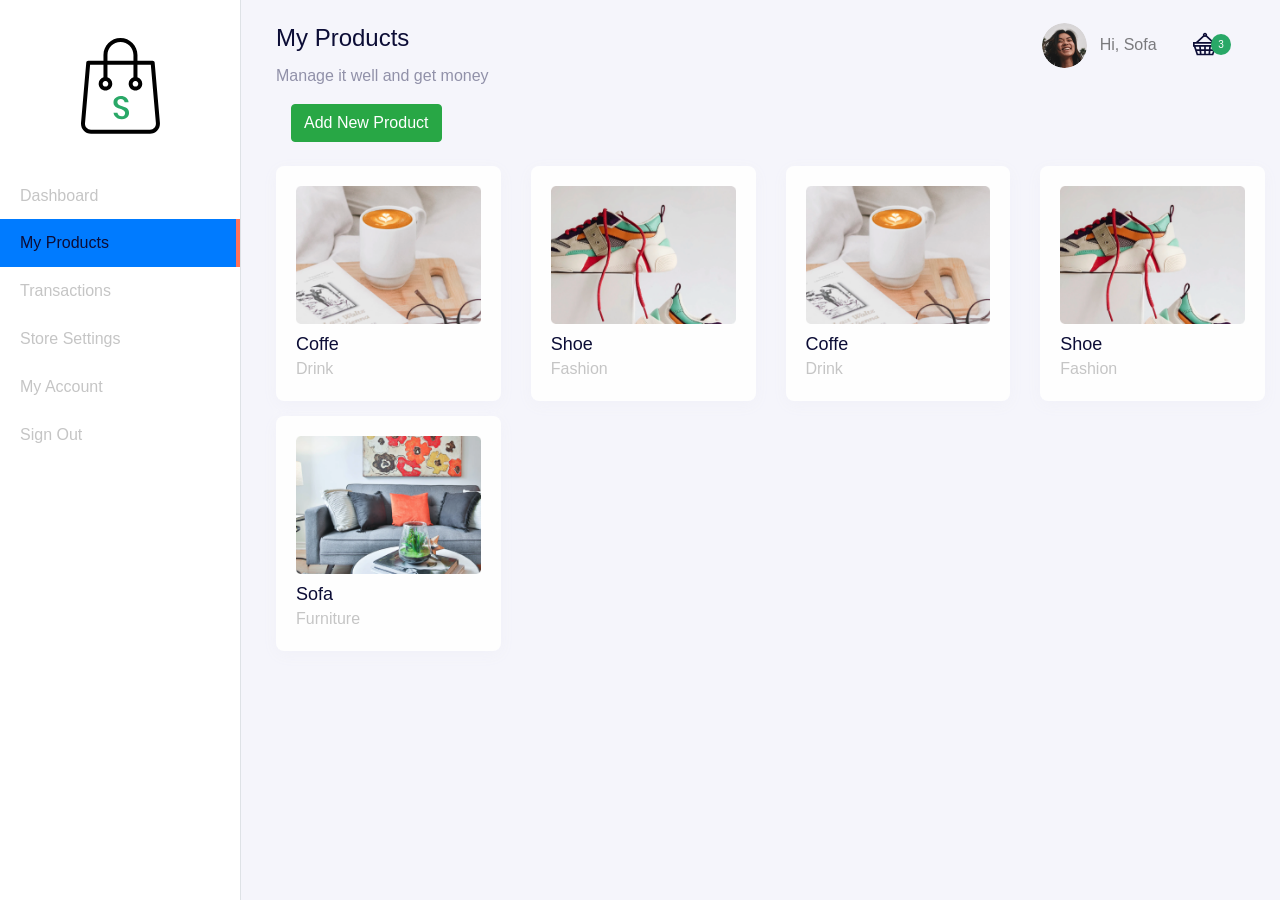
<file: dashboard-products.html>
<!DOCTYPE html>
<html lang="en">

<head>
    <meta charset="utf-8" />
    <meta name="viewport" content="width=device-width, initial-scale=1, shrink-to-fit=no" />
    <meta name="description" content="" />
    <meta name="author" content="" />

    <title>Shopedia</title>

    <link href="https://unpkg.com/aos@2.3.1/dist/aos.css" rel="stylesheet" />
    <link href="style/main.css" rel="stylesheet" />
</head>

<body>
    <div class="page-dashboard">
        <div class="d-flex" id="wrapper" data-aos="fade-right">
            <!--Sidebar-->
            <div class="border-right" id="sidebar-wrapper">
                <div class="sidebar-heading text-center">
                    <img src="/images/dashboard-store-logo.svg" alt="" class="my-4">
                </div>
                <div class="list-group list-group-flush">
                    <a href="/dashboard.html" class="list-group-item list-group-item-action">
                        Dashboard
                    </a>
                    <a href="/dashboard-products.html" class="list-group-item list-group-item-action active">
                        My Products
                    </a>
                    <a href="/dashboard-transactions.html" class="list-group-item list-group-item-action">
                        Transactions
                    </a>
                    <a href="/dashboard-settings.html" class="list-group-item list-group-item-action">
                        Store Settings
                    </a>
                    <a href="/dashboard-account.html" class="list-group-item list-group-item-action">
                        My Account
                    </a>
                    <a href="/index.html" class="list-group-item list-group-item-action">
                        Sign Out
                    </a>
                </div>
            </div>

            <!--Page Content-->
            <div id="page-content-wrapper">
                <nav class="navbar navbar-expand-lg navbar-light navbar-store fixed-top" data-aos="fade-down">
                    <div class="container-fluid">
                        <button class="btn btn-secondary d-md-none mr-auto mr-2" id="menu-toggle">
                            &laquo; Menu
                        </button>
                        <button class="navbar-toggler" type="button" data-toggle="collapse"
                            data-target="#navbarSupportedContent">
                            <span class="navbar-toggler-icon"></span>
                        </button>
                        <div class="collapse navbar-collapse" id="navbarSupportedContent">
                            <!--Desktop Menu-->
                            <ul class="navbar-nav d-none d-lg-flex ml-auto">
                                <li class="nav-item dropdown">
                                    <a href="#" class="nav-link" id="navbarDropdown" role="button"
                                        data-toggle="dropdown">
                                        <img src="/images/icon-user.png" alt=""
                                            class="rounded-circle mr-2 profile-picture">
                                        Hi, Sofa
                                    </a>
                                    <div class="dropdown-menu">
                                        <a href="/dashboard.html" class="dropdown-item">Dashboard</a>
                                        <a href="/dashboard-account.html" class="dropdown-item">Settings</a>
                                        <div class="dropdown-divider">
                                            <a href="/" class="dropdown-item">Logout</a>
                                        </div>
                                    </div>
                                </li>
                                <li class="nav-item">
                                    <a href="#" class="nav-link d-inline-block mt-2">
                                        <img src="/images/icon-cart-filled.svg" alt="">
                                        <div class="card-badge">3</div>
                                    </a>
                                </li>
                            </ul>

                            <!--Mobile Menu-->
                            <ul class="navbar-nav d-block d-lg-none">
                                <li class="nav-item">
                                    <a href="#" class="nav-link">
                                        Hi, Sofa
                                    </a>
                                </li>
                                <li class="nav-item">
                                    <a href="" class="nav-link d-inline-block">
                                        Card
                                    </a>
                                </li>
                            </ul>
                        </div>
                    </div>
                </nav>

                <!--Section Content!-->
                <section class="section-content section-dashboard-home" data-aos="fade-up">
                    <div class="container-fluid">
                        <div class="dashboard-heading">
                            <h2 class="dashboard-title">
                                My Products
                            </h2>
                            <p class="dashboard-subtitle">
                                Manage it well and get money
                            </p>
                        </div>
                        <div class="dashboard-content">
                            <div class="row">
                                <div class="container">
                                    <div class="col-12">
                                        <a href="/dashboard-products-create.html" class="btn btn-success">Add New
                                            Product</a>
                                    </div>
                                </div>
                            </div>
                            <div class="row mt-4">
                                <div class="col-12 col-sm-6 col-md-4 col-lg-3">
                                    <a href="/dashboard-products-details.html"
                                        class="card card-dashboard-product d-block">
                                        <div class="card-body">
                                            <img src="/images/product-card-1.png" alt="" class="w-100 mb-2">
                                            <div class="product-title">
                                                Coffe
                                            </div>
                                            <div class="product-category">
                                                Drink
                                            </div>
                                        </div>
                                    </a>
                                </div>
                                <div class="col-12 col-sm-6 col-md-4 col-lg-3">
                                    <a href="/dashboard-products-details.html"
                                        class="card card-dashboard-product d-block">
                                        <div class="card-body">
                                            <img src="/images/product-card-2.png" alt="" class="w-100 mb-2">
                                            <div class="product-title">
                                                Shoe
                                            </div>
                                            <div class="product-category">
                                                Fashion
                                            </div>
                                        </div>
                                    </a>
                                </div>
                                <div class="col-12 col-sm-6 col-md-4 col-lg-3">
                                    <a href="/dashboard-products-details.html"
                                        class="card card-dashboard-product d-block">
                                        <div class="card-body">
                                            <img src="/images/product-card-3.png" alt="" class="w-100 mb-2">
                                            <div class="product-title">
                                                Coffe
                                            </div>
                                            <div class="product-category">
                                                Drink
                                            </div>
                                        </div>
                                    </a>
                                </div>
                                <div class="col-12 col-sm-6 col-md-4 col-lg-3">
                                    <a href="/dashboard-products-details.html"
                                        class="card card-dashboard-product d-block">
                                        <div class="card-body">
                                            <img src="/images/product-card-4.png" alt="" class="w-100 mb-2">
                                            <div class="product-title">
                                                Shoe
                                            </div>
                                            <div class="product-category">
                                                Fashion
                                            </div>
                                        </div>
                                    </a>
                                </div>
                                <div class="col-12 col-sm-6 col-md-4 col-lg-3">
                                    <a href="/dashboard-products-details.html"
                                        class="card card-dashboard-product d-block">
                                        <div class="card-body">
                                            <img src="/images/product-card-5.png" alt="" class="w-100 mb-2">
                                            <div class="product-title">
                                                Sofa
                                            </div>
                                            <div class="product-category">
                                                Furniture
                                            </div>
                                        </div>
                                    </a>
                                </div>
                            </div>
                        </div>
                    </div>
                </section>
            </div>
        </div>
    </div>

    <!-- Bootstrap core JavaScript -->
    <script src="/vendor/jquery/jquery.slim.min.js"></script>
    <script src="/vendor/bootstrap/js/bootstrap.bundle.min.js"></script>
    <script src="https://unpkg.com/aos@2.3.1/dist/aos.js"></script>
    <script>
        AOS.init();
    </script>
    <script>
        $('#menu-toggle').click(function(e) {
            e.preventDefault();
            $('#wrapper').toggleClass('toggled');
        });
    </script>
</body>

</html>
</file>
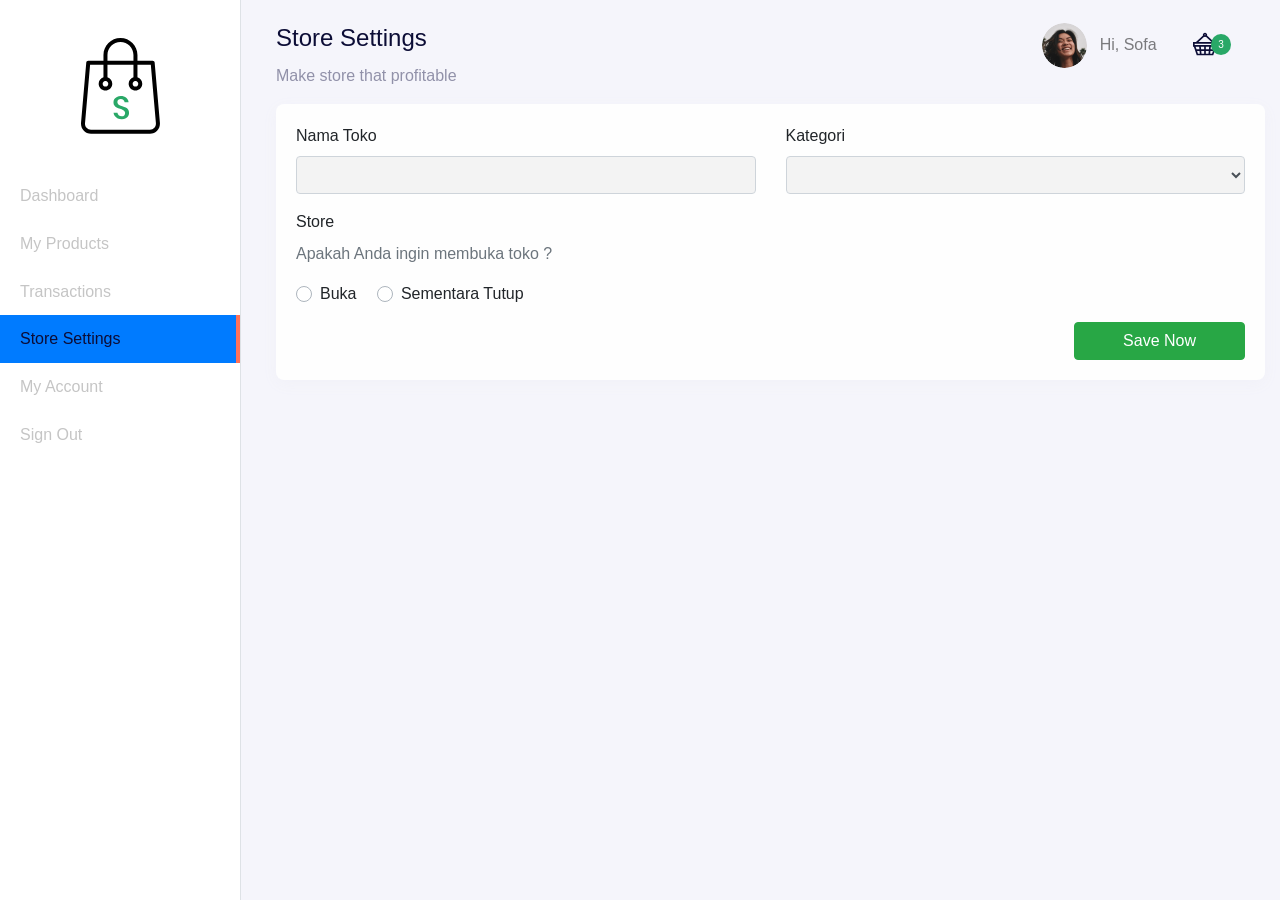
<file: dashboard-settings.html>
<!DOCTYPE html>
<html lang="en">

<head>
    <meta charset="utf-8" />
    <meta name="viewport" content="width=device-width, initial-scale=1, shrink-to-fit=no" />
    <meta name="description" content="" />
    <meta name="author" content="" />

    <title>Shopedia</title>

    <link href="https://unpkg.com/aos@2.3.1/dist/aos.css" rel="stylesheet" />
    <link href="style/main.css" rel="stylesheet" />
</head>

<body>
    <div class="page-dashboard">
        <div class="d-flex" id="wrapper" data-aos="fade-right">
            <!--Sidebar-->
            <div class="border-right" id="sidebar-wrapper">
                <div class="sidebar-heading text-center">
                    <img src="/images/dashboard-store-logo.svg" alt="" class="my-4">
                </div>
                <div class="list-group list-group-flush">
                    <a href="/dashboard.html" class="list-group-item list-group-item-action">
                        Dashboard
                    </a>
                    <a href="/dashboard-products.html" class="list-group-item list-group-item-action">
                        My Products
                    </a>
                    <a href="/dashboard-transactions.html" class="list-group-item list-group-item-action">
                        Transactions
                    </a>
                    <a href="/dashboard-settings.html" class="list-group-item list-group-item-action active">
                        Store Settings
                    </a>
                    <a href="/dashboard-account.html" class="list-group-item list-group-item-action">
                        My Account
                    </a>
                    <a href="/index.html" class="list-group-item list-group-item-action">
                        Sign Out
                    </a>
                </div>
            </div>

            <!--Page Content-->
            <div id="page-content-wrapper">
                <nav class="navbar navbar-expand-lg navbar-light navbar-store fixed-top" data-aos="fade-down">
                    <div class="container-fluid">
                        <button class="btn btn-secondary d-md-none mr-auto mr-2" id="menu-toggle">
                            &laquo; Menu
                        </button>
                        <button class="navbar-toggler" type="button" data-toggle="collapse"
                            data-target="#navbarSupportedContent">
                            <span class="navbar-toggler-icon"></span>
                        </button>
                        <div class="collapse navbar-collapse" id="navbarSupportedContent">
                            <!--Desktop Menu-->
                            <ul class="navbar-nav d-none d-lg-flex ml-auto">
                                <li class="nav-item dropdown">
                                    <a href="#" class="nav-link" id="navbarDropdown" role="button"
                                        data-toggle="dropdown">
                                        <img src="/images/icon-user.png" alt=""
                                            class="rounded-circle mr-2 profile-picture">
                                        Hi, Sofa
                                    </a>
                                    <div class="dropdown-menu">
                                        <a href="/dashboard.html" class="dropdown-item">Dashboard</a>
                                        <a href="/dashboard-account.html" class="dropdown-item">Settings</a>
                                        <div class="dropdown-divider">
                                            <a href="/" class="dropdown-item">Logout</a>
                                        </div>
                                    </div>
                                </li>
                                <li class="nav-item">
                                    <a href="#" class="nav-link d-inline-block mt-2">
                                        <img src="/images/icon-cart-filled.svg" alt="">
                                        <div class="card-badge">3</div>
                                    </a>
                                </li>
                            </ul>

                            <!--Mobile Menu-->
                            <ul class="navbar-nav d-block d-lg-none">
                                <li class="nav-item">
                                    <a href="#" class="nav-link">
                                        Hi, Sofa
                                    </a>
                                </li>
                                <li class="nav-item">
                                    <a href="" class="nav-link d-inline-block">
                                        Card
                                    </a>
                                </li>
                            </ul>
                        </div>
                    </div>
                </nav>

                <!--Section Content!-->
                <section class="section-content section-dashboard-home" data-aos="fade-up">
                    <div class="container-fluid">
                        <div class="dashboard-heading">
                            <h2 class="dashboard-title">
                                Store Settings
                            </h2>
                            <p class="dashboard-subtitle">
                                Make store that profitable
                            </p>
                        </div>
                        <div class="dashboard-content">
                            <div class="row">
                                <div class="col-12">
                                    <form action="">
                                        <div class="card">
                                            <div class="card-body">
                                                <div class="row">
                                                    <div class="col-md-6">
                                                        <div class="form-group">
                                                            <label>Nama Toko</label>
                                                            <input type="text" class="form-control">
                                                        </div>
                                                    </div>
                                                    <div class="col-md-6">
                                                        <div class="form-group">
                                                            <label>Kategori</label>
                                                            <select name="category" class="form-control">
                                                                <option value="" disabled>Select Category
                                                                </option>
                                                            </select>
                                                        </div>
                                                    </div>
                                                    <div class="col-md-6">
                                                        <div class="form-group">
                                                            <label>Store</label>
                                                            <p class="text-muted">
                                                                Apakah Anda ingin membuka toko ?
                                                            </p>
                                                            <div
                                                                class="custom-control custom-radio custom-control-inline">
                                                                <input type="radio" class="custom-control-input"
                                                                    name="is_store_open" id="openStoreTrue"
                                                                    value="true">
                                                                <label for="openStoreTrue"
                                                                    class="custom-control-label">Buka</label>
                                                            </div>
                                                            <div
                                                                class="custom-control custom-radio custom-control-inline">
                                                                <input type="radio" class="custom-control-input"
                                                                    name="is_store_open" id="openStoreFalse"
                                                                    value="false">
                                                                <label for="openStoreFalse"
                                                                    class="custom-control-label">Sementara
                                                                    Tutup</label>
                                                            </div>
                                                        </div>
                                                    </div>
                                                </div>
                                                <div class="row">
                                                    <div class="col text-right">
                                                        <button class="btn btn-success px-5">Save Now</button>
                                                    </div>
                                                </div>
                                            </div>
                                        </div>
                                    </form>
                                </div>
                            </div>
                        </div>
                    </div>
                </section>
            </div>
        </div>
    </div>

    <!-- Bootstrap core JavaScript -->
    <script src="/vendor/jquery/jquery.slim.min.js"></script>
    <script src="/vendor/bootstrap/js/bootstrap.bundle.min.js"></script>
    <script src="https://unpkg.com/aos@2.3.1/dist/aos.js"></script>
    <script>
        AOS.init();
    </script>
    <script>
        $('#menu-toggle').click(function(e) {
            e.preventDefault();
            $('#wrapper').toggleClass('toggled');
        });
    </script>
</body>

</html>
</file>
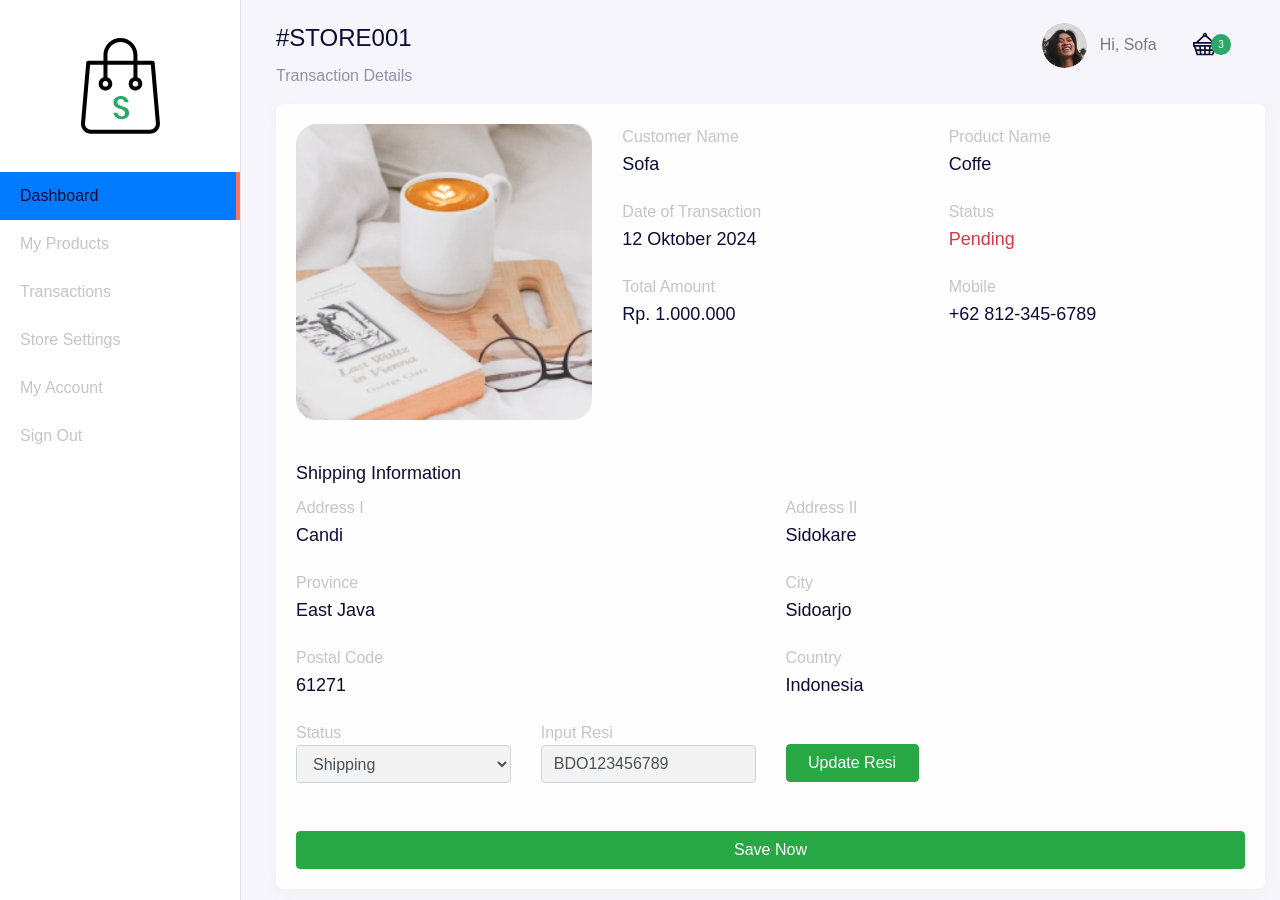
<file: dashboard-transactions-details.html>
<!DOCTYPE html>
<html lang="en">

<head>
  <meta charset="utf-8" />
  <meta name="viewport" content="width=device-width, initial-scale=1, shrink-to-fit=no" />
  <meta name="description" content="" />
  <meta name="author" content="" />

  <title>Shopedia</title>

  <link href="https://unpkg.com/aos@2.3.1/dist/aos.css" rel="stylesheet" />
  <link href="style/main.css" rel="stylesheet" />
</head>

<body>
  <div class="page-dashboard">
    <div class="d-flex" id="wrapper" data-aos="fade-right">
      <!--Sidebar-->
      <div class="border-right" id="sidebar-wrapper">
        <div class="sidebar-heading text-center">
          <img src="/images/dashboard-store-logo.svg" alt="" class="my-4">
        </div>
        <div class="list-group list-group-flush">
          <a href="/dashboard.html" class="list-group-item list-group-item-action active">
            Dashboard
          </a>
          <a href="/dashboard-products.html" class="list-group-item list-group-item-action">
            My Products
          </a>
          <a href="/dashboard-transactions.html" class="list-group-item list-group-item-action">
            Transactions
          </a>
          <a href="/dashboard-settings.html" class="list-group-item list-group-item-action">
            Store Settings
          </a>
          <a href="/dashboard-account.html" class="list-group-item list-group-item-action">
            My Account
          </a>
          <a href="/index.html" class="list-group-item list-group-item-action">
            Sign Out
          </a>
        </div>
      </div>

      <!--Page Content-->
      <div id="page-content-wrapper">
        <nav class="navbar navbar-expand-lg navbar-light navbar-store fixed-top" data-aos="fade-down">
          <div class="container-fluid">
            <button class="btn btn-secondary d-md-none mr-auto mr-2" id="menu-toggle">
              &laquo; Menu
            </button>
            <button class="navbar-toggler" type="button" data-toggle="collapse" data-target="#navbarSupportedContent">
              <span class="navbar-toggler-icon"></span>
            </button>
            <div class="collapse navbar-collapse" id="navbarSupportedContent">
              <!--Desktop Menu-->
              <ul class="navbar-nav d-none d-lg-flex ml-auto">
                <li class="nav-item dropdown">
                  <a href="#" class="nav-link" id="navbarDropdown" role="button" data-toggle="dropdown">
                    <img src="/images/icon-user.png" alt="" class="rounded-circle mr-2 profile-picture">
                    Hi, Sofa
                  </a>
                  <div class="dropdown-menu">
                    <a href="/dashboard.html" class="dropdown-item">Dashboard</a>
                    <a href="/dashboard-account.html" class="dropdown-item">Settings</a>
                    <div class="dropdown-divider">
                      <a href="/" class="dropdown-item">Logout</a>
                    </div>
                  </div>
                </li>
                <li class="nav-item">
                  <a href="#" class="nav-link d-inline-block mt-2">
                    <img src="/images/icon-cart-filled.svg" alt="">
                    <div class="card-badge">3</div>
                  </a>
                </li>
              </ul>

              <!--Mobile Menu-->
              <ul class="navbar-nav d-block d-lg-none">
                <li class="nav-item">
                  <a href="#" class="nav-link">
                    Hi, Sofa
                  </a>
                </li>
                <li class="nav-item">
                  <a href="" class="nav-link d-inline-block">
                    Card
                  </a>
                </li>
              </ul>
            </div>
          </div>
        </nav>

        <!--Section Content!-->
        <section class="section-content section-dashboard-home" data-aos="fade-up">
          <div class="container-fluid">
            <div class="dashboard-heading">
              <h2 class="dashboard-title">
                #STORE001
              </h2>
              <p class="dashboard-subtitle">
                Transaction Details
              </p>
            </div>
            <div class="dashboard-content" id="transactionDetails">
              <div class="row">
                <div class="col-12">
                  <div class="card">
                    <div class="card-body">
                      <div class="row">
                        <div class="col-12 col-md-4">
                          <img src="/images/product-details-dashboard.png" alt="" class="w-100 mb-3">
                        </div>
                        <div class="col-12 col-md-8">
                          <div class="row">
                            <div class="col-12 col-md-6">
                              <div class="product-title">
                                Customer Name
                              </div>
                              <div class="product-subtitle">
                                Sofa
                              </div>
                            </div>
                            <div class="col-12 col-md-6">
                              <div class="product-title">
                                Product Name
                              </div>
                              <div class="product-subtitle">
                                Coffe
                              </div>
                            </div>
                            <div class="col-12 col-md-6">
                              <div class="product-title">
                                Date of Transaction
                              </div>
                              <div class="product-subtitle">
                                12 Oktober 2024
                              </div>
                            </div>
                            <div class="col-12 col-md-6">
                              <div class="product-title">
                                Status
                              </div>
                              <div class="product-subtitle text-danger">
                                Pending
                              </div>
                            </div>
                            <div class="col-12 col-md-6">
                              <div class="product-title">
                                Total Amount
                              </div>
                              <div class="product-subtitle">
                                Rp. 1.000.000
                              </div>
                            </div>
                            <div class="col-12 col-md-6">
                              <div class="product-title">
                                Mobile
                              </div>
                              <div class="product-subtitle">
                                +62 812-345-6789
                              </div>
                            </div>
                          </div>
                        </div>
                      </div>
                      <div class="row">
                        <div class="col-12 mt-4">
                          <h5>Shipping Information</h5>
                        </div>
                        <div class="col-12">
                          <div class="row">
                            <div class="col-12 col-md-6">
                              <div class="product-title">
                                Address I
                              </div>
                              <div class="product-subtitle">
                                Candi
                              </div>
                            </div>
                            <div class="col-12 col-md-6">
                              <div class="product-title">
                                Address II
                              </div>
                              <div class="product-subtitle">
                                Sidokare
                              </div>
                            </div>
                            <div class="col-12 col-md-6">
                              <div class="product-title">
                                Province
                              </div>
                              <div class="product-subtitle">
                                East Java
                              </div>
                            </div>
                            <div class="col-12 col-md-6">
                              <div class="product-title">
                                City
                              </div>
                              <div class="product-subtitle">
                                Sidoarjo
                              </div>
                            </div>
                            <div class="col-12 col-md-6">
                              <div class="product-title">
                                Postal Code
                              </div>
                              <div class="product-subtitle">
                                61271
                              </div>
                            </div>
                            <div class="col-12 col-md-6">
                              <div class="product-title">
                                Country
                              </div>
                              <div class="product-subtitle">
                                Indonesia
                              </div>
                            </div>
                            <div class="col-12 col-md-3">
                              <div class="product-title">
                                Status
                              </div>
                              <select name="status" id="status" class="form-control" v-model="status">
                                <option value="UNPAID">Unpaid</option>
                                <option value="PENDING">Pending</option>
                                <option value="SHIPPING">Shipping</option>
                                <option value="SUCCESS">Success</option>
                              </select>
                            </div>
                            <template v-if="status == 'SHIPPING'">
                              <div class="col-md-3">
                                <div class="product-title">
                                  Input Resi
                                </div>
                                <input type="text" class="form-control" name="resi" v-model="resi">
                              </div>
                              <div class="col-md-2">
                                <button type="submit" class="btn btn-success btn-block mt-4">
                                  Update Resi
                                </button>
                              </div>
                            </template>
                          </div>
                        </div>
                      </div>
                      <div class="row mt-4">
                        <div class="col-12 text-right">
                          <button type="submit" class="btn btn-success btn-block mt-4">
                            Save Now
                          </button>
                        </div>
                      </div>
                    </div>
                  </div>
                </div>
              </div>
            </div>
          </div>
        </section>
      </div>
    </div>
  </div>

  <!-- Bootstrap core JavaScript -->
  <script src="/vendor/jquery/jquery.slim.min.js"></script>
  <script src="/vendor/bootstrap/js/bootstrap.bundle.min.js"></script>
  <script src="https://unpkg.com/aos@2.3.1/dist/aos.js"></script>
  <script>
    AOS.init();
  </script>
  <script>
    $('#menu-toggle').click(function (e) {
      e.preventDefault();
      $('#wrapper').toggleClass('toggled');
    });
  </script>
  <script src="/vendor/vue/vue.js"></script>
  <script>
    var transactionDetails = new Vue({
      el: '#transactionDetails',
      data: {
        status: "SHIPPING",
        resi: "BDO123456789",
      },
    });
  </script>
</body>

</html>
</file>
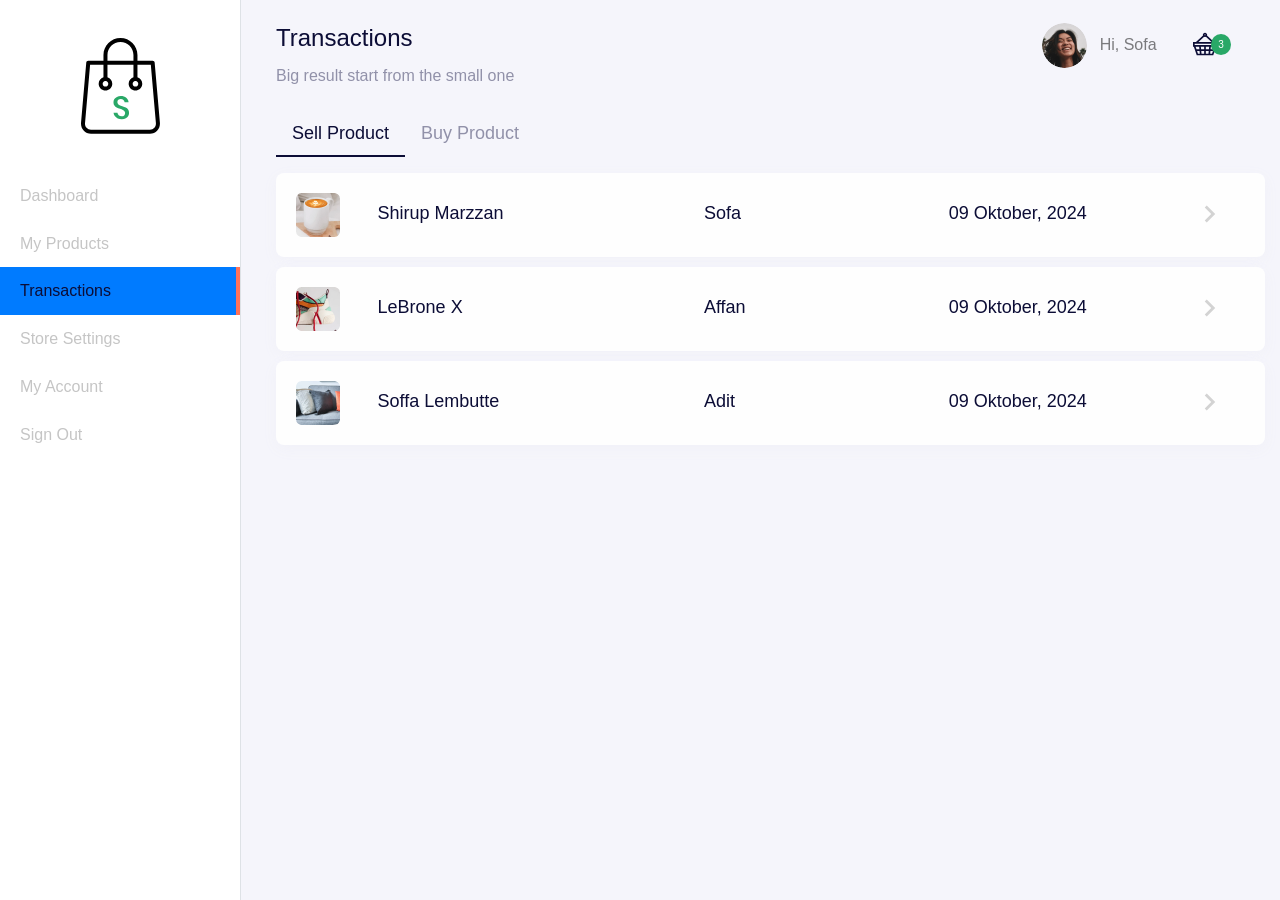
<file: dashboard-transactions.html>
<!DOCTYPE html>
<html lang="en">

<head>
    <meta charset="utf-8" />
    <meta name="viewport" content="width=device-width, initial-scale=1, shrink-to-fit=no" />
    <meta name="description" content="" />
    <meta name="author" content="" />

    <title>Shopedia</title>

    <link href="https://unpkg.com/aos@2.3.1/dist/aos.css" rel="stylesheet" />
    <link href="style/main.css" rel="stylesheet" />
</head>

<body>
    <div class="page-dashboard">
        <div class="d-flex" id="wrapper" data-aos="fade-right">
            <!--Sidebar-->
            <div class="border-right" id="sidebar-wrapper">
                <div class="sidebar-heading text-center">
                    <img src="/images/dashboard-store-logo.svg" alt="" class="my-4">
                </div>
                <div class="list-group list-group-flush">
                    <a href="/dashboard.html" class="list-group-item list-group-item-action">
                        Dashboard
                    </a>
                    <a href="/dashboard-products.html" class="list-group-item list-group-item-action">
                        My Products
                    </a>
                    <a href="/dashboard-transactions.html" class="list-group-item list-group-item-action active">
                        Transactions
                    </a>
                    <a href="/dashboard-settings.html" class="list-group-item list-group-item-action">
                        Store Settings
                    </a>
                    <a href="/dashboard-account.html" class="list-group-item list-group-item-action">
                        My Account
                    </a>
                    <a href="/index.html" class="list-group-item list-group-item-action">
                        Sign Out
                    </a>
                </div>
            </div>

            <!--Page Content-->
            <div id="page-content-wrapper">
                <nav class="navbar navbar-expand-lg navbar-light navbar-store fixed-top" data-aos="fade-down">
                    <div class="container-fluid">
                        <button class="btn btn-secondary d-md-none mr-auto mr-2" id="menu-toggle">
                            &laquo; Menu
                        </button>
                        <button class="navbar-toggler" type="button" data-toggle="collapse"
                            data-target="#navbarSupportedContent">
                            <span class="navbar-toggler-icon"></span>
                        </button>
                        <div class="collapse navbar-collapse" id="navbarSupportedContent">
                            <!--Desktop Menu-->
                            <ul class="navbar-nav d-none d-lg-flex ml-auto">
                                <li class="nav-item dropdown">
                                    <a href="#" class="nav-link" id="navbarDropdown" role="button"
                                        data-toggle="dropdown">
                                        <img src="/images/icon-user.png" alt=""
                                            class="rounded-circle mr-2 profile-picture">
                                        Hi, Sofa
                                    </a>
                                    <div class="dropdown-menu">
                                        <a href="/dashboard.html" class="dropdown-item">Dashboard</a>
                                        <a href="/dashboard-account.html" class="dropdown-item">Settings</a>
                                        <div class="dropdown-divider">
                                            <a href="/" class="dropdown-item">Logout</a>
                                        </div>
                                    </div>
                                </li>
                                <li class="nav-item">
                                    <a href="#" class="nav-link d-inline-block mt-2">
                                        <img src="/images/icon-cart-filled.svg" alt="">
                                        <div class="card-badge">3</div>
                                    </a>
                                </li>
                            </ul>

                            <!--Mobile Menu-->
                            <ul class="navbar-nav d-block d-lg-none">
                                <li class="nav-item">
                                    <a href="#" class="nav-link">
                                        Hi, Sofa
                                    </a>
                                </li>
                                <li class="nav-item">
                                    <a href="" class="nav-link d-inline-block">
                                        Card
                                    </a>
                                </li>
                            </ul>
                        </div>
                    </div>
                </nav>

                <!--Section Content!-->
                <section class="section-content section-dashboard-home" data-aos="fade-up">
                    <div class="container-fluid">
                        <div class="dashboard-heading">
                            <h2 class="dashboard-title">
                                Transactions
                            </h2>
                            <p class="dashboard-subtitle">
                                Big result start from the small one
                            </p>
                        </div>
                        <div class="dashboard-content">
                            <div class="row">
                                <div class="col-12 mt-2">
                                    <ul class="nav nav-pills mb-3" id="pills-tab" role="tablist">
                                        <li class="nav-item">
                                            <a class="nav-link active" id="pills-home-tab" data-toggle="pill"
                                                href="#pills-home" role="tab" aria-controls="pills-home"
                                                aria-selected="true">Sell Product</a>
                                        </li>
                                        <li class="nav-item">
                                            <a class="nav-link" id="pills-profile-tab" data-toggle="pill"
                                                href="#pills-profile" role="tab" aria-controls="pills-profile"
                                                aria-selected="false">Buy Product</a>
                                        </li>
                                    </ul>
                                    <div class="tab-content" id="pills-tabContent">
                                        <div class="tab-pane fade show active" id="pills-home" role="tabpanel"
                                            aria-labelledby="pills-home-tab">
                                            <a href="/dashboard-transactions-details.html"
                                                class="card card-list d-block">
                                                <div class="card-body">
                                                    <div class="row">
                                                        <div class="col-md-1">
                                                            <img src="/images/dashboard-icon-product-1.png"
                                                                alt="">
                                                        </div>
                                                        <div class="col-md-4">
                                                            Shirup Marzzan
                                                        </div>
                                                        <div class="col-md-3">
                                                            Sofa
                                                        </div>
                                                        <div class="col-md-3">
                                                            09 Oktober, 2024
                                                        </div>
                                                        <div class="col-md-1 d-none d-md-block">
                                                            <img src="/images/dashboard-arrow-right.svg"
                                                                alt="">
                                                        </div>
                                                    </div>
                                                </div>
                                            </a>
                                            <a href="/dashboard-transactions-details.html"
                                                class="card card-list d-block">
                                                <div class="card-body">
                                                    <div class="row">
                                                        <div class="col-md-1">
                                                            <img src="/images/dashboard-icon-product-2.png"
                                                                alt="">
                                                        </div>
                                                        <div class="col-md-4">
                                                            LeBrone X
                                                        </div>
                                                        <div class="col-md-3">
                                                            Affan
                                                        </div>
                                                        <div class="col-md-3">
                                                            09 Oktober, 2024
                                                        </div>
                                                        <div class="col-md-1 d-none d-md-block">
                                                            <img src="/images/dashboard-arrow-right.svg"
                                                                alt="">
                                                        </div>
                                                    </div>
                                                </div>
                                            </a>
                                            <a href="/dashboard-transactions-details.html"
                                                class="card card-list d-block">
                                                <div class="card-body">
                                                    <div class="row">
                                                        <div class="col-md-1">
                                                            <img src="/images/dashboard-icon-product-3.png"
                                                                alt="">
                                                        </div>
                                                        <div class="col-md-4">
                                                            Soffa Lembutte
                                                        </div>
                                                        <div class="col-md-3">
                                                            Adit
                                                        </div>
                                                        <div class="col-md-3">
                                                            09 Oktober, 2024
                                                        </div>
                                                        <div class="col-md-1 d-none d-md-block">
                                                            <img src="/images/dashboard-arrow-right.svg"
                                                                alt="">
                                                        </div>
                                                    </div>
                                                </div>
                                            </a>
                                        </div>
                                        <div class="tab-pane fade" id="pills-profile" role="tabpanel"
                                            aria-labelledby="pills-profile-tab">
                                            <a href="/dashboard-transactions-details.html"
                                                class="card card-list d-block">
                                                <div class="card-body">
                                                    <div class="row">
                                                        <div class="col-md-1">
                                                            <img src="/images/dashboard-icon-product-3.png"
                                                                alt="">
                                                        </div>
                                                        <div class="col-md-4">
                                                            Soffa Lembutte
                                                        </div>
                                                        <div class="col-md-3">
                                                            Adit
                                                        </div>
                                                        <div class="col-md-3">
                                                            09 Oktober, 2024
                                                        </div>
                                                        <div class="col-md-1 d-none d-md-block">
                                                            <img src="/images/dashboard-arrow-right.svg"
                                                                alt="">
                                                        </div>
                                                    </div>
                                                </div>
                                            </a>
                                        </div>
                                    </div>
                                </div>
                            </div>
                        </div>
                    </div>
                </section>
            </div>
        </div>
    </div>

    <!-- Bootstrap core JavaScript -->
    <script src="/vendor/jquery/jquery.slim.min.js"></script>
    <script src="/vendor/bootstrap/js/bootstrap.bundle.min.js"></script>
    <script src="https://unpkg.com/aos@2.3.1/dist/aos.js"></script>
    <script>
        AOS.init();
    </script>
    <script>
        $('#menu-toggle').click(function(e) {
            e.preventDefault();
            $('#wrapper').toggleClass('toggled');
        });
    </script>
</body>

</html>
</file>
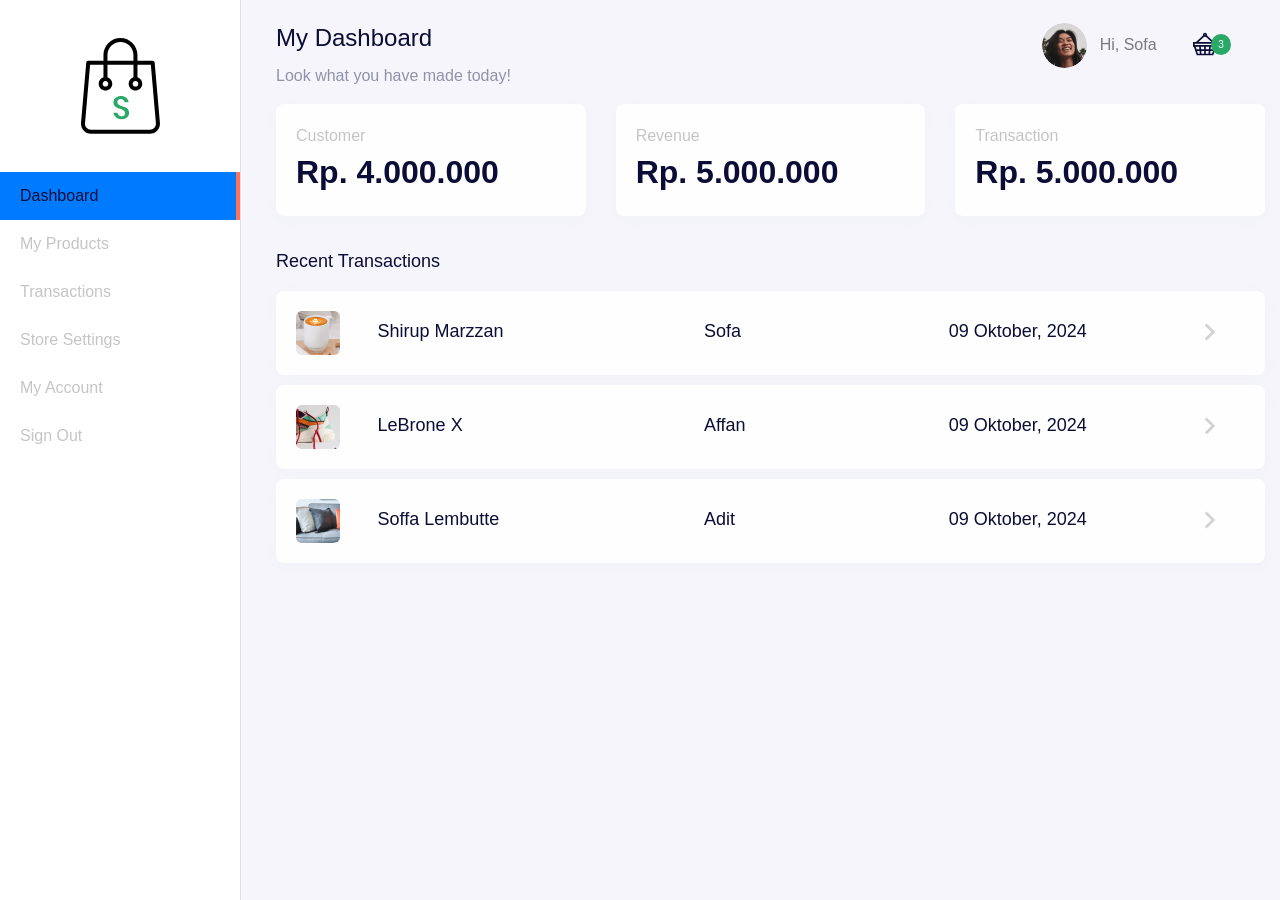
<file: dashboard.html>
<!DOCTYPE html>
<html lang="en">

<head>
  <meta charset="utf-8" />
  <meta name="viewport" content="width=device-width, initial-scale=1, shrink-to-fit=no" />
  <meta name="description" content="" />
  <meta name="author" content="" />

  <title>Shopedia</title>

  <link href="https://unpkg.com/aos@2.3.1/dist/aos.css" rel="stylesheet" />
  <link href="style/main.css" rel="stylesheet" />
</head>

<body>
  <div class="page-dashboard">
    <div class="d-flex" id="wrapper" data-aos="fade-right">
      <!--Sidebar-->
      <div class="border-right" id="sidebar-wrapper">
        <div class="sidebar-heading text-center">
          <img src="/images/dashboard-store-logo.svg" alt="" class="my-4">
        </div>
        <div class="list-group list-group-flush">
          <a href="/dashboard.html" class="list-group-item list-group-item-action active">
            Dashboard
          </a>
          <a href="/dashboard-products.html" class="list-group-item list-group-item-action">
            My Products
          </a>
          <a href="/dashboard-transactions.html" class="list-group-item list-group-item-action">
            Transactions
          </a>
          <a href="/dashboard-settings.html" class="list-group-item list-group-item-action">
            Store Settings
          </a>
          <a href="/dashboard-account.html" class="list-group-item list-group-item-action">
            My Account
          </a>
          <a href="/index.html" class="list-group-item list-group-item-action">
            Sign Out
          </a>
        </div>
      </div>

      <!--Page Content-->
      <div id="page-content-wrapper">
        <nav class="navbar navbar-expand-lg navbar-light navbar-store fixed-top" data-aos="fade-down">
          <div class="container-fluid">
            <button class="btn btn-secondary d-md-none mr-auto mr-2" id="menu-toggle">
              &laquo; Menu
            </button>
            <button class="navbar-toggler" type="button" data-toggle="collapse" data-target="#navbarSupportedContent">
              <span class="navbar-toggler-icon"></span>
            </button>
            <div class="collapse navbar-collapse" id="navbarSupportedContent">
              <!--Desktop Menu-->
              <ul class="navbar-nav d-none d-lg-flex ml-auto">
                <li class="nav-item dropdown">
                  <a href="#" class="nav-link" id="navbarDropdown" role="button" data-toggle="dropdown">
                    <img src="/images/icon-user.png" alt="" class="rounded-circle mr-2 profile-picture">
                    Hi, Sofa
                  </a>
                  <div class="dropdown-menu">
                    <a href="/dashboard.html" class="dropdown-item">Dashboard</a>
                    <a href="/dashboard-account.html" class="dropdown-item">Settings</a>
                    <div class="dropdown-divider">
                      <a href="/" class="dropdown-item">Logout</a>
                    </div>
                  </div>
                </li>
                <li class="nav-item">
                  <a href="#" class="nav-link d-inline-block mt-2">
                    <img src="/images/icon-cart-filled.svg" alt="">
                    <div class="card-badge">3</div>
                  </a>
                </li>
              </ul>
      
              <!--Mobile Menu-->
              <ul class="navbar-nav d-block d-lg-none">
                <li class="nav-item">
                  <a href="#" class="nav-link">
                    Hi, Sofa
                  </a>
                </li>
                <li class="nav-item">
                  <a href="" class="nav-link d-inline-block">
                    Card
                  </a>
                </li>
              </ul>
            </div>
          </div>
        </nav>

        <!--Section Content!-->
        <section class="section-content section-dashboard-home" data-aos="fade-up">
          <div class="container-fluid">
            <div class="dashboard-heading">
              <h2 class="dashboard-title">
                My Dashboard
              </h2>
              <p class="dashboard-subtitle">
                Look what you have made today!
              </p>
            </div>
            <div class="dashboard-content">
              <div class="row">
                <div class="col-md-4">
                  <div class="card mb-2">
                    <div class="card-body">
                      <div class="dashboard-card-title">
                        Customer
                      </div>
                      <div class="dashboard-card-subtitle">
                        Rp. 4.000.000
                      </div>
                    </div>
                  </div>
                </div>
                <div class="col-md-4">
                  <div class="card mb-2">
                    <div class="card-body">
                      <div class="dashboard-card-title">
                        Revenue
                      </div>
                      <div class="dashboard-card-subtitle">
                        Rp. 5.000.000
                      </div>
                    </div>
                  </div>
                </div>
                <div class="col-md-4">
                  <div class="card mb-2">
                    <div class="card-body">
                      <div class="dashboard-card-title">
                        Transaction
                      </div>
                      <div class="dashboard-card-subtitle">
                        Rp. 5.000.000
                      </div>
                    </div>
                  </div>
                </div>
              </div>

              <div class="row mt-3">
                <div class="col-12 mt-2">
                  <h5 class="mb-3">
                    Recent Transactions
                  </h5>
                  <a href="/dashboard-transactions-details.html" class="card card-list d-block">
                    <div class="card-body">
                      <div class="row">
                        <div class="col-md-1">
                          <img src="/images/dashboard-icon-product-1.png" alt="">
                        </div>
                        <div class="col-md-4">
                          Shirup Marzzan
                        </div>
                        <div class="col-md-3">
                          Sofa
                        </div>
                        <div class="col-md-3">
                          09 Oktober, 2024
                        </div>
                        <div class="col-md-1 d-none d-md-block">
                          <img src="/images/dashboard-arrow-right.svg" alt="">
                        </div>
                      </div>
                    </div>
                  </a>
                  <a href="/dashboard-transactions-details.html" class="card card-list d-block">
                    <div class="card-body">
                      <div class="row">
                        <div class="col-md-1">
                          <img src="/images/dashboard-icon-product-2.png" alt="">
                        </div>
                        <div class="col-md-4">
                          LeBrone X
                        </div>
                        <div class="col-md-3">
                          Affan
                        </div>
                        <div class="col-md-3">
                          09 Oktober, 2024
                        </div>
                        <div class="col-md-1 d-none d-md-block">
                          <img src="/images/dashboard-arrow-right.svg" alt="">
                        </div>
                      </div>
                    </div>
                  </a>
                  <a href="/dashboard-transactions-details.html" class="card card-list d-block">
                    <div class="card-body">
                      <div class="row">
                        <div class="col-md-1">
                          <img src="/images/dashboard-icon-product-3.png" alt="">
                        </div>
                        <div class="col-md-4">
                          Soffa Lembutte
                        </div>
                        <div class="col-md-3">
                          Adit
                        </div>
                        <div class="col-md-3">
                          09 Oktober, 2024
                        </div>
                        <div class="col-md-1 d-none d-md-block">
                          <img src="/images/dashboard-arrow-right.svg" alt="">
                        </div>
                      </div>
                    </div>
                  </a>
                </div>
              </div>
            </div>
          </div>
        </section>
      </div>
    </div>
  </div>

  <!-- Bootstrap core JavaScript -->
  <script src="/vendor/jquery/jquery.slim.min.js"></script>
  <script src="/vendor/bootstrap/js/bootstrap.bundle.min.js"></script>
  <script src="https://unpkg.com/aos@2.3.1/dist/aos.js"></script>
  <script>
    AOS.init();
  </script>
  <script>
    $('#menu-toggle').click(function (e) {
      e.preventDefault();
      $('#wrapper').toggleClass('toggled');
    });
  </script>
</body>

</html>
</file>
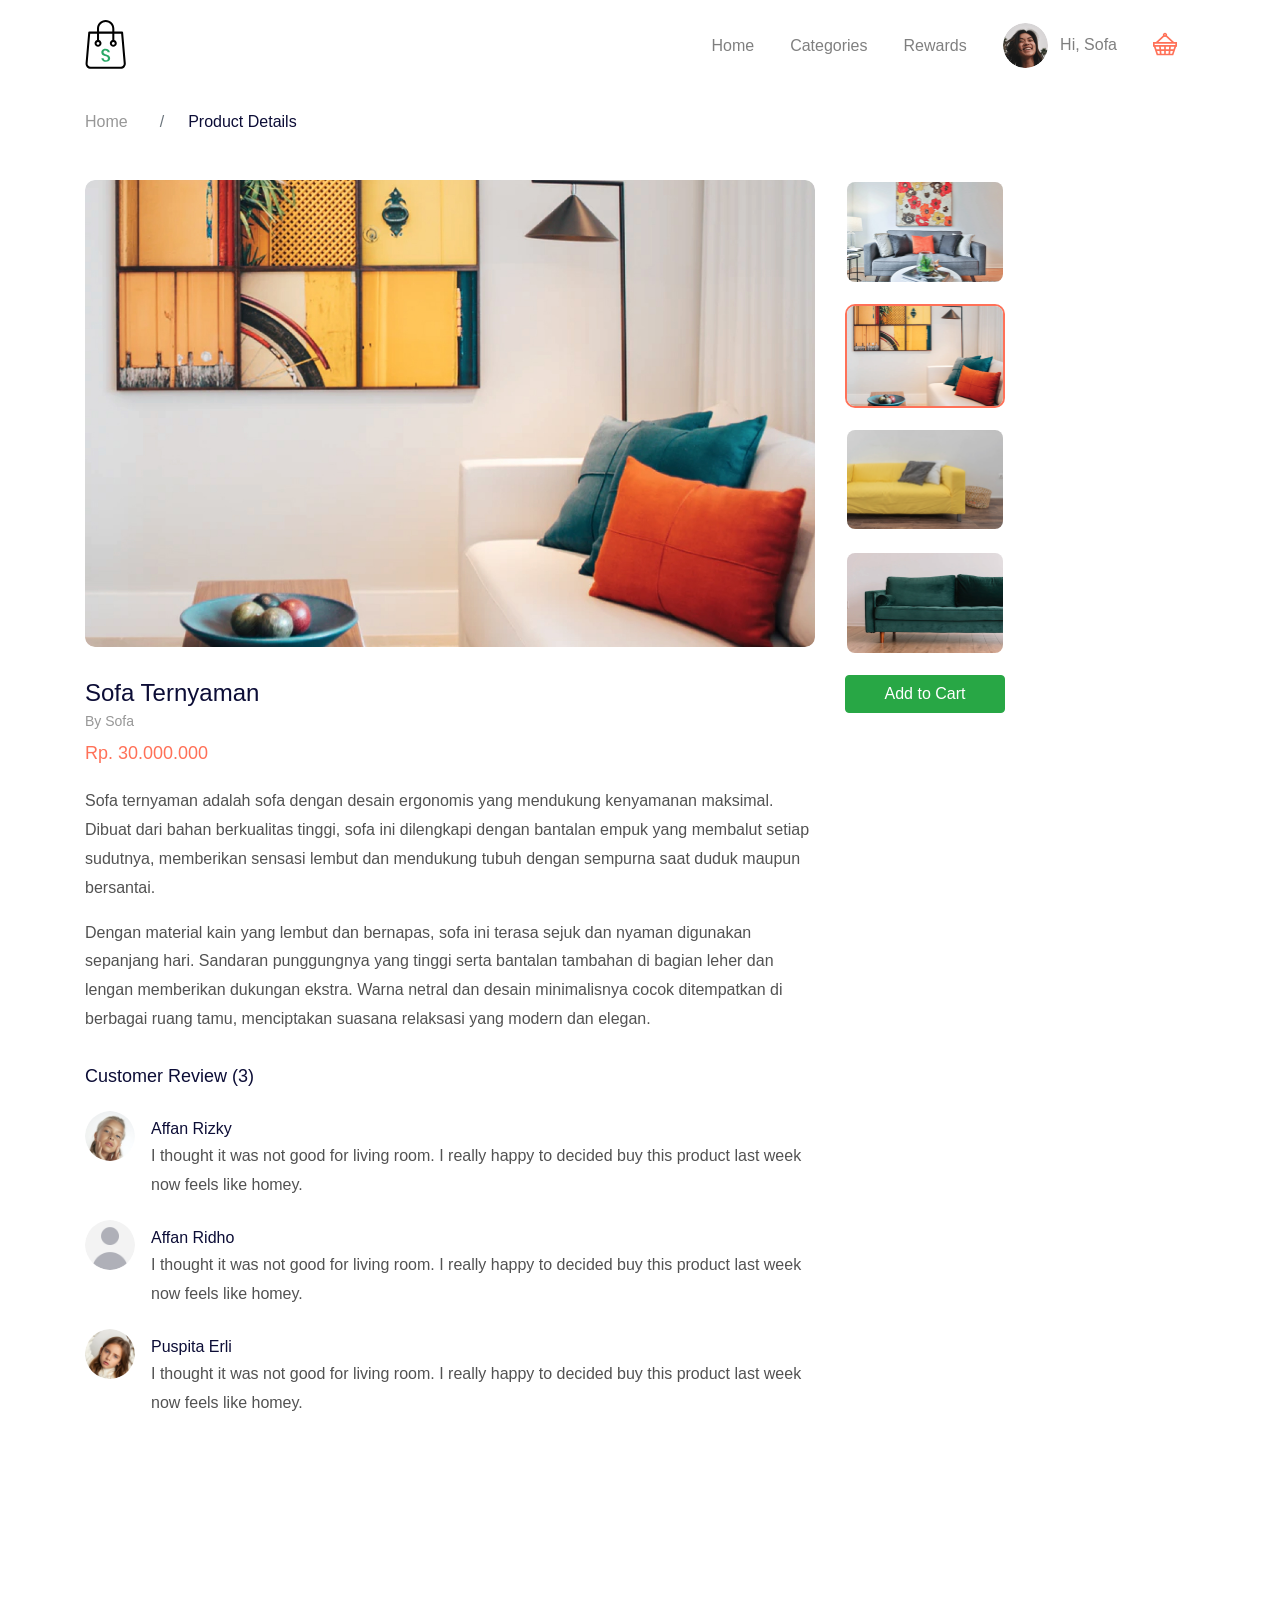
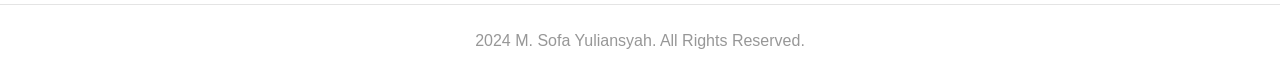
<file: details.html>
<!DOCTYPE html>
<html lang="en">

<head>
  <meta charset="utf-8" />
  <meta name="viewport" content="width=device-width, initial-scale=1, shrink-to-fit=no" />
  <meta name="description" content="" />
  <meta name="author" content="" />

  <title>Shopedia</title>

  <link href="https://unpkg.com/aos@2.3.1/dist/aos.css" rel="stylesheet" />
  <link href="style/main.css" rel="stylesheet" />
</head>

<body>
  <nav class="navbar navbar-expand-lg navbar-light navbar-store fixed-top navbar-fixed-top" data-aos="fade-down">
    <div class="container">
      <a href="/index.html" class="navbar-brand">
        <img src="/images/logo.svg" alt="Logo">
      </a>
      <button class="navbar-toggler" type="button" data-toggle="collapse" data-target="#navbarResponsive">
        <span class="navbar-toggler-icon"></span>
      </button>
      <div class="collapse navbar-collapse" id="navbarResponsive">
        <ul class="navbar-nav ml-auto">
          <li class="nav-item">
            <a href="/index.html" class="nav-link">Home</a>
          </li>
          <li class="nav-item">
            <a href="/categories.html" class="nav-link">Categories</a>
          </li>
          <li class="nav-item">
            <a href="#" class="nav-link">Rewards</a>
          </li>
        </ul>

        <!--Desktop Menu-->
        <ul class="navbar-nav d-none d-lg-flex">
          <li class="nav-item dropdown">
            <a href="#" class="nav-link" id="navbarDropdown" role="button" data-toggle="dropdown">
              <img src="/images/icon-user.png" alt="" class="rounded-circle mr-2 profile-picture">
              Hi, Sofa
            </a>
            <div class="dropdown-menu">
              <a href="/dashboard.html" class="dropdown-item">Dashboard</a>
              <a href="/dashboard-account.html" class="dropdown-item">Settings</a>
              <div class="dropdown-divider">
                <a href="/" class="dropdown-item">Logout</a>
              </div>
            </div>
          </li>
          <li class="nav-item">
            <a href="#" class="nav-link d-inline-block mt-2">
              <img src="/images/icon-cart-empty.svg" alt="">
            </a>
          </li>
        </ul>

        <!--Mobile Menu-->
        <ul class="navbar-nav d-block d-lg-none">
          <li class="nav-item">
            <a href="#" class="nav-link">
              Hi, Sofa
            </a>
          </li>
          <li class="nav-item">
            <a href="" class="nav-link d-inline-block">
              Card
            </a>
          </li>
        </ul>
      </div>
    </div>
  </nav>

  <!--Page Content-->
  <div class="page-content page-details">
    <section class="store-breadcrumbs" data-aos="fade-down" data-aos-delay="100">
      <div class="container">
        <div class="row">
          <div class="col-12">
            <nav>
              <ol class="breadcrumb">
                <li class="breadcrumb-item">
                  <a href="/index.html">Home</a>
                </li>
                <li class="breadcrumb-item active">
                  Product Details
                </li>
              </ol>
            </nav>
          </div>
        </div>
      </div>
    </section>

    <!--Gallery-->
    <section class="store-gallery" id="gallery">
      <div class="container">
        <div class="row">
          <div class="col-lg-8" data-aos="zoom-in">
            <transition name="slide-fade" mode="out-in">
              <img :src="photos[activePhoto].url" :key="photos[activePhoto].id" class="w-100 main-image" alt="">
            </transition>
          </div>
          <div class="col-lg-2">
            <div class="row">
              <div class="col-3 col-lg-12 mt-2 mt-lg-0" v-for="(photo, index) in photos" :key="photo.id" data-aos="zoom-in" data-aos-delay="100">
                <a href="#" @click="changeActive(index)">
                  <img :src="photo.url" alt="" class="w-100 thumbnail-image" :class="{active: index == activePhoto}">
                </a>
              </div>
            </div>
          </div>
        </div>
      </div>
    </section>

    <!--Details-->
    <div class="store-details-container" data-aos="fade-up">
      <section class="store-heading">
        <div class="container">
          <div class="row">
            <div class="col-lg-8">
              <h1>Sofa Ternyaman</h1>
              <div class="owner">By Sofa</div>
              <div class="price">Rp. 30.000.000</div>
            </div>
            <div class="col-lg-2" data-aos="zoom-in">
              <a href="/cart.html" class="btn btn-success px-4 text-white btn-block mb-3">Add to Cart</a>
            </div>
          </div>
        </div>
      </section>

      <!--Description-->
      <section class="store-description">
        <div class="container">
          <div class="row">
            <div class="col-12 col-lg-8">
              <p>
                Sofa ternyaman adalah sofa dengan desain ergonomis yang mendukung kenyamanan maksimal. 
                Dibuat dari bahan berkualitas tinggi, sofa ini dilengkapi dengan bantalan empuk yang membalut setiap sudutnya, 
                memberikan sensasi lembut dan mendukung tubuh dengan sempurna saat duduk maupun bersantai.
              </p>
              <p>
                Dengan material kain yang lembut dan bernapas, 
                sofa ini terasa sejuk dan nyaman digunakan sepanjang hari. Sandaran punggungnya yang tinggi serta bantalan tambahan di bagian leher dan lengan memberikan dukungan ekstra. 
                Warna netral dan desain minimalisnya cocok ditempatkan di berbagai ruang tamu, menciptakan suasana relaksasi yang modern dan elegan.
              </p>
            </div>
          </div>
        </div>
      </section>

      <section class="store-review">
        <div class="container">
          <div class="row">
            <div class="col-12 col-lg-8 mt-3 mb-3">
              <h5>Customer Review (3)</h5>
            </div>
          </div>
          <div class="row">
            <div class="col-12 col-lg-8">
              <ul class="list-unstyled">
                <li class="media">
                  <img src="/images/icons-testimonial-1.png" alt="" class="mr-3 rounded-circle">
                  <div class="media-body">
                    <h5 class="mt-2 mb-1">
                      Affan Rizky
                    </h5>
                    I thought it was not good for living room. I really happy to decided buy this product last week now  feels like homey.
                  </div>
                </li>
                <li class="media">
                  <img src="/images/icons-testimonial-2.png" alt="" class="mr-3 rounded-circle">
                  <div class="media-body">
                    <h5 class="mt-2 mb-1">
                      Affan Ridho
                    </h5>
                    I thought it was not good for living room. I really happy to decided buy this product last week now  feels like homey.
                  </div>
                </li>
                <li class="media">
                  <img src="/images/icons-testimonial-3.png" alt="" class="mr-3 rounded-circle">
                  <div class="media-body">
                    <h5 class="mt-2 mb-1">
                      Puspita Erli
                    </h5>
                    I thought it was not good for living room. I really happy to decided buy this product last week now  feels like homey.
                  </div>
                </li>
              </ul>
            </div>
          </div>
        </div>
      </section>
    </div>
    

  </div>

  <footer>
    <div class="container">
      <div class="row">
        <div class="col-12 text-center">
          <p class="pt-4 pb-2">
            2024 M. Sofa Yuliansyah. All Rights Reserved.
          </p>
        </div>
      </div>
    </div>
  </footer>

  <!-- Bootstrap core JavaScript -->
  <script src="/vendor/jquery/jquery.slim.min.js"></script>
  <script src="/vendor/bootstrap/js/bootstrap.bundle.min.js"></script>
  <script src="https://unpkg.com/aos@2.3.1/dist/aos.js"></script>
  <script>
    AOS.init();
  </script>
  <script src="/vendor/vue/vue.js"></script>
  <script>
    var gallery = new Vue ({
      el: "#gallery",
      mounted() {
        AOS.init();
      },
      data: {
        activePhoto: 1,
        photos: [
          {
            id: 1,
            url: "images/product-details-1.jpg"
          },
          {
            id: 2,
            url: "images/product-details-2.jpg"
          },
          {
            id: 3,
            url: "images/product-details-3.jpg"
          },
          {
            id: 4,
            url: "images/product-details-4.jpg"
          },
        ],
      },
      methods: {
        changeActive(id) {
          this.activePhoto = id;
        }
      }
    });
  </script>
  <script src="/script/navbar-scroll.js"></script>
</body>

</html>
</file>
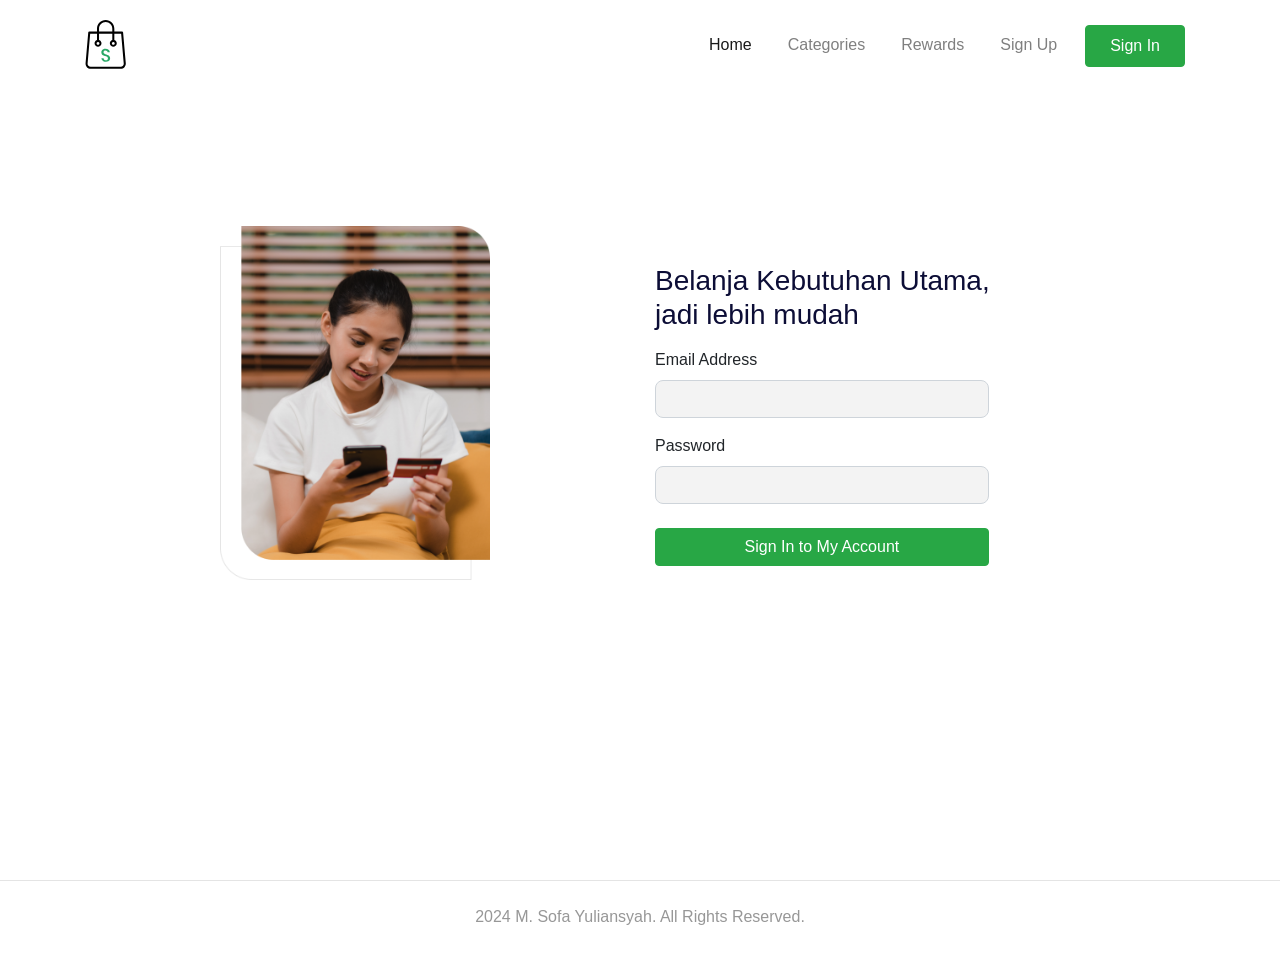
<file: login.html>
<!DOCTYPE html>
<html lang="en">

<head>
  <meta charset="utf-8" />
  <meta name="viewport" content="width=device-width, initial-scale=1, shrink-to-fit=no" />
  <meta name="description" content="" />
  <meta name="author" content="" />

  <title>Shopedia</title>

  <link href="https://unpkg.com/aos@2.3.1/dist/aos.css" rel="stylesheet" />
  <link href="style/main.css" rel="stylesheet" />
</head>

<body>
  <nav class="navbar navbar-expand-lg navbar-light navbar-store fixed-top navbar-fixed-top" data-aos="fade-down">
    <div class="container">
      <a href="/index.html" class="navbar-brand">
        <img src="/images/logo.svg" alt="Logo">
      </a>
      <button class="navbar-toggler" type="button" data-toggle="collapse" data-target="#navbarResponsive">
        <span class="navbar-toggler-icon"></span>
      </button>
      <div class="collapse navbar-collapse" id="navbarResponsive">
        <ul class="navbar-nav ml-auto">
          <li class="nav-item active">
            <a href="/index.html" class="nav-link">Home</a>
          </li>
          <li class="nav-item">
            <a href="/categories.html" class="nav-link">Categories</a>
          </li>
          <li class="nav-item">
            <a href="#" class="nav-link">Rewards</a>
          </li>
          <li class="nav-item">
            <a href="/register.html" class="nav-link">Sign Up</a>
          </li>
          <li class="nav-item">
            <a href="/login.html" class="btn btn-success nav-link px-4 text-white">Sign In</a>
          </li>
        </ul>
      </div>
    </div>
  </nav>

  <div class="page-content page-auth">
    <div class="section-store-auth" data-aos="fade-up">
      <div class="container">
        <div class="row align-items-center row-login">
          <div class="col-lg-6 text-center">
            <img src="/images/login-placeholder.png" alt="" class="w-50 mb-4 mb-lg-none">
          </div>
          <div class="col-lg-5">
            <h2>
              Belanja Kebutuhan Utama, <br> jadi lebih mudah
            </h2>
            <form action="" class="mt-3">
              <div class="form-group">
                <label for="">Email Address</label>
                <input type="email" class="form-control w-75">
              </div>
              <div class="form-group">
                <label for="">Password</label>
                <input type="password" class="form-control w-75">
              </div>
              <a href="/dashboard.html" class="btn btn-success btn-block w-75 mt-4">
                Sign In to My Account
              </a>
            </form>
          </div>
        </div>
      </div>
    </div>
  </div>

  <footer>
    <div class="container">
      <div class="row">
        <div class="col-12 text-center">
          <p class="pt-4 pb-2">
            2024 M. Sofa Yuliansyah. All Rights Reserved.
          </p>
        </div>
      </div>
    </div>
  </footer>

  <!-- Bootstrap core JavaScript -->
  <script src="/vendor/jquery/jquery.slim.min.js"></script>
  <script src="/vendor/bootstrap/js/bootstrap.bundle.min.js"></script>
  <script src="https://unpkg.com/aos@2.3.1/dist/aos.js"></script>
  <script>
    AOS.init();
  </script>
  <script src="/script/navbar-scroll.js"></script>
</body>

</html>
</file>
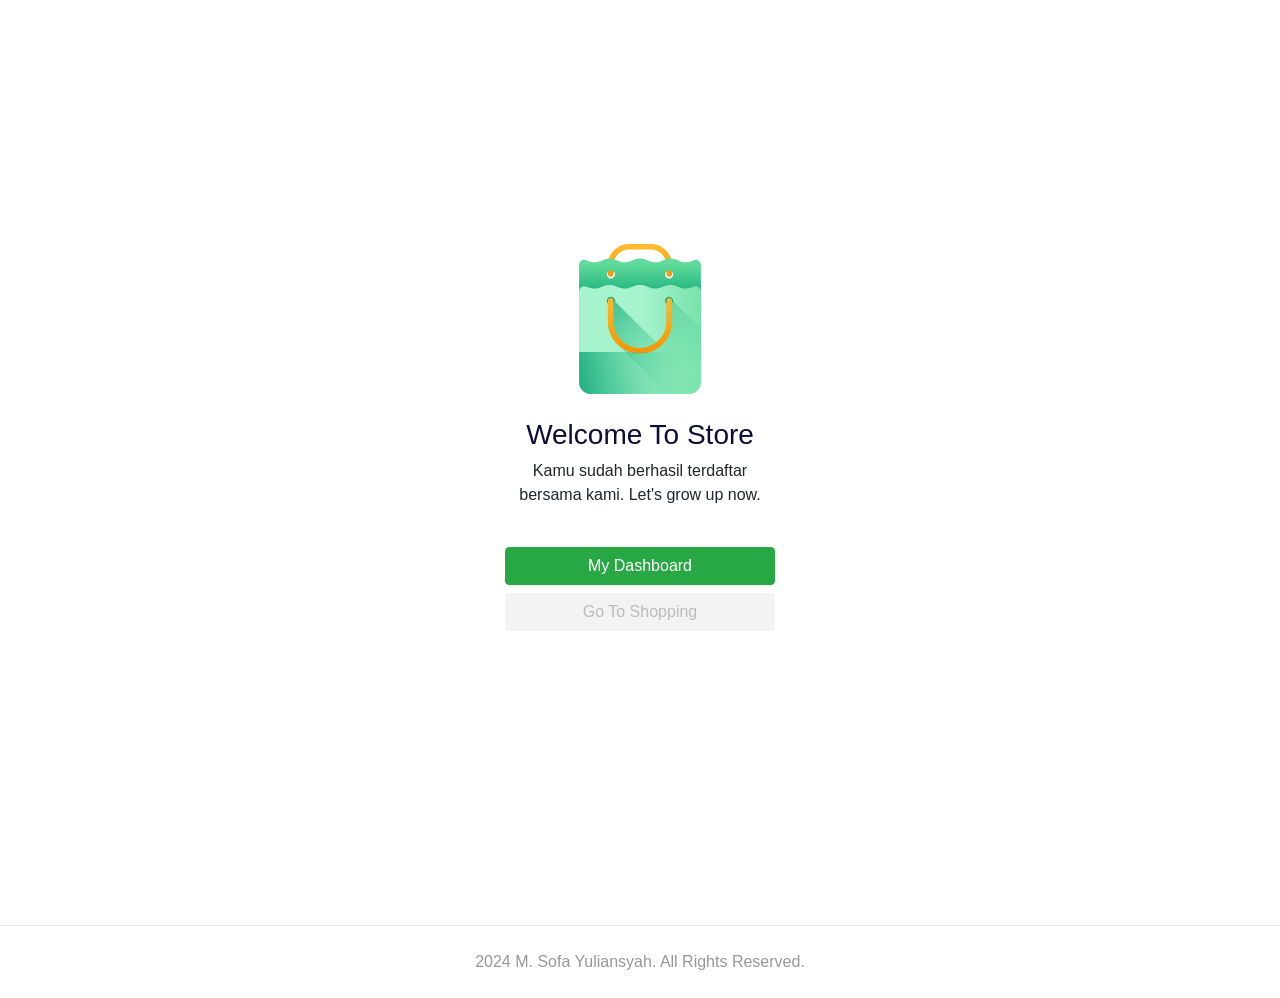
<file: register-success.html>
<!DOCTYPE html>
<html lang="en">

<head>
  <meta charset="utf-8" />
  <meta name="viewport" content="width=device-width, initial-scale=1, shrink-to-fit=no" />
  <meta name="description" content="" />
  <meta name="author" content="" />

  <title>Shopedia</title>

  <link href="https://unpkg.com/aos@2.3.1/dist/aos.css" rel="stylesheet" />
  <link href="style/main.css" rel="stylesheet" />
</head>

<body>
  <div class="page-content page-success">
    <div class="section-success" data-aos="zoom-in">
      <div class="container">
        <div class="row align-items-center row-login justify-content-center">
          <div class="col-lg-6 text-center">
            <img src="/images/success.svg" alt="" class="mb-4">
            <h2>
              Welcome To Store
            </h2>
            <p>
              Kamu sudah berhasil terdaftar <br> bersama kami. Let's grow up now.
            </p>
            <div>
              <a href="/dashboard.html" class="btn btn-success w-50 mt-4">My Dashboard</a>
              <a href="/index.html" class="btn btn-signup w-50 mt-2">Go To Shopping</a>
            </div>
          </div>
        </div>
      </div>
    </div>
  </div>

  <footer>
    <div class="container">
      <div class="row">
        <div class="col-12 text-center">
          <p class="pt-4 pb-2">
            2024 M. Sofa Yuliansyah. All Rights Reserved.
          </p>
        </div>
      </div>
    </div>
  </footer>

  <!-- Bootstrap core JavaScript -->
  <script src="/vendor/jquery/jquery.slim.min.js"></script>
  <script src="/vendor/bootstrap/js/bootstrap.bundle.min.js"></script>
  <script src="https://unpkg.com/aos@2.3.1/dist/aos.js"></script>
  <script>
    AOS.init();
  </script>
  <script src="/script/navbar-scroll.js"></script>
</body>

</html>
</file>
